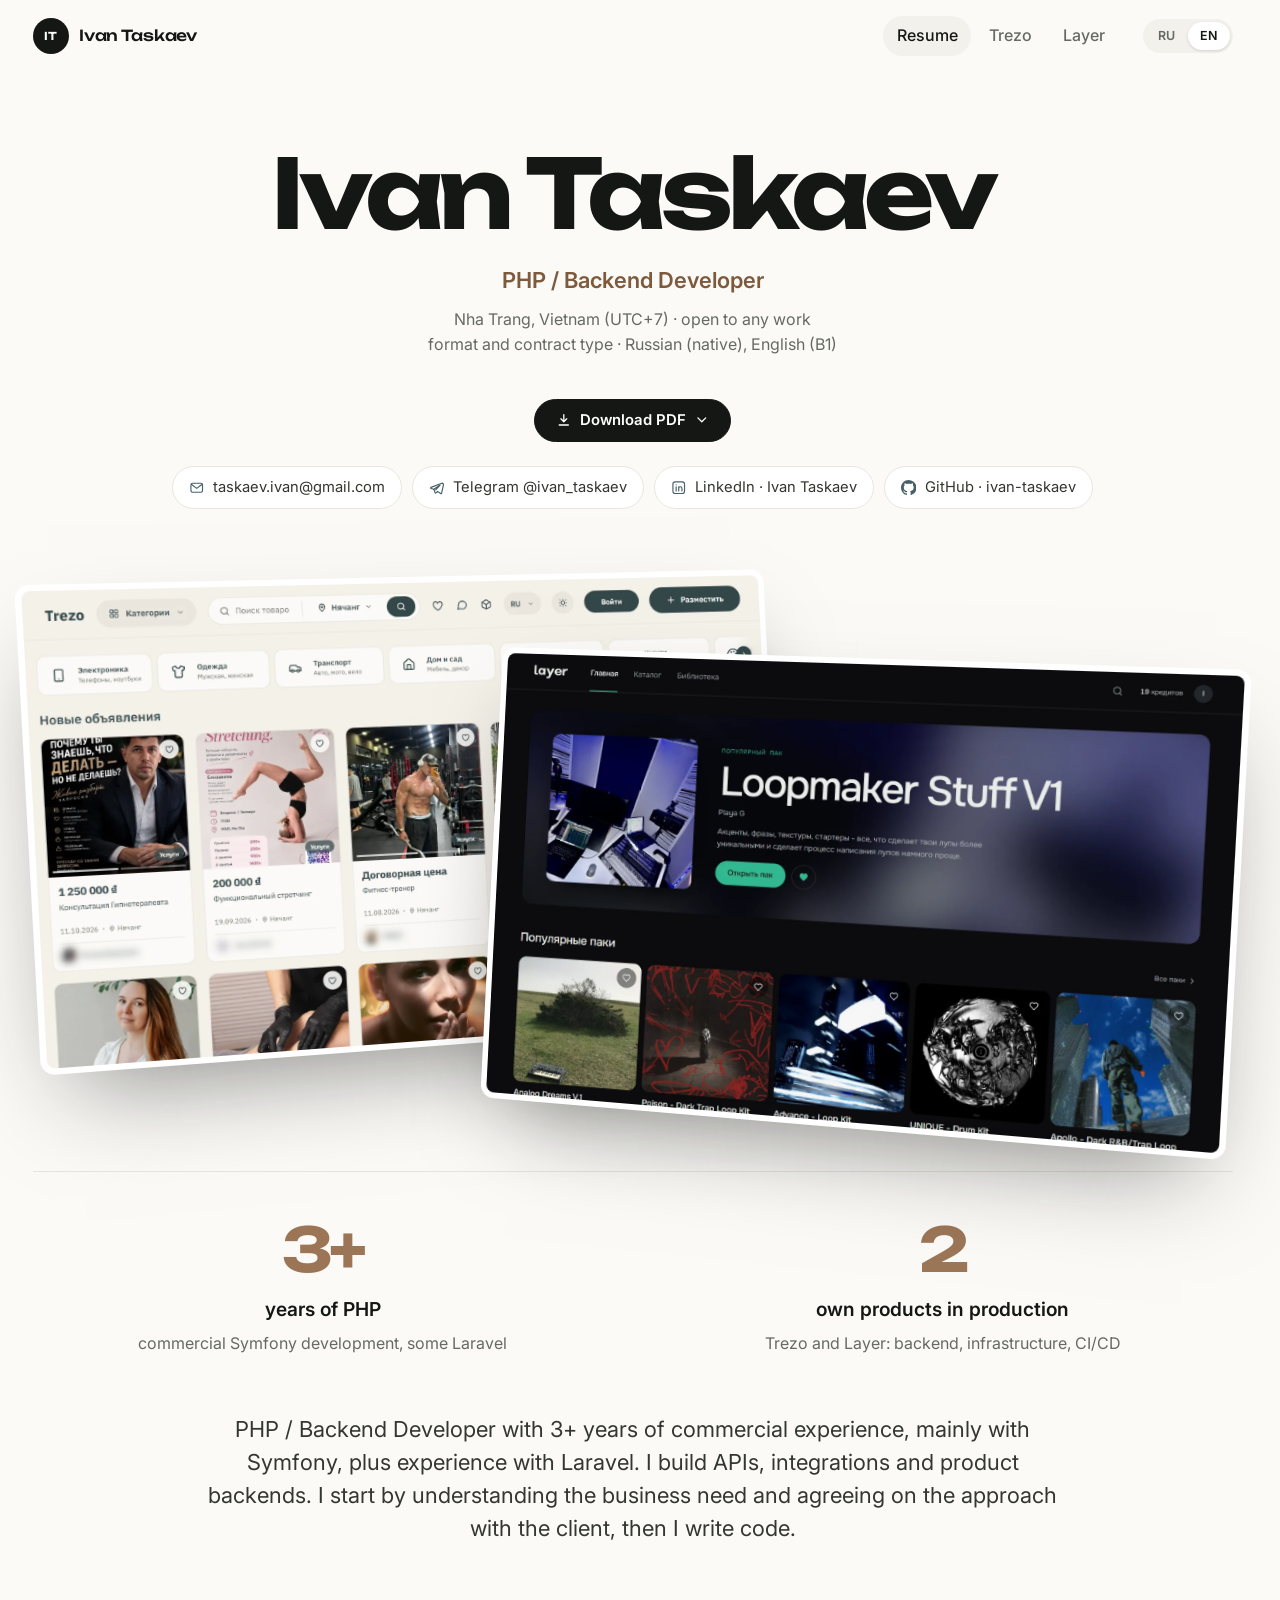
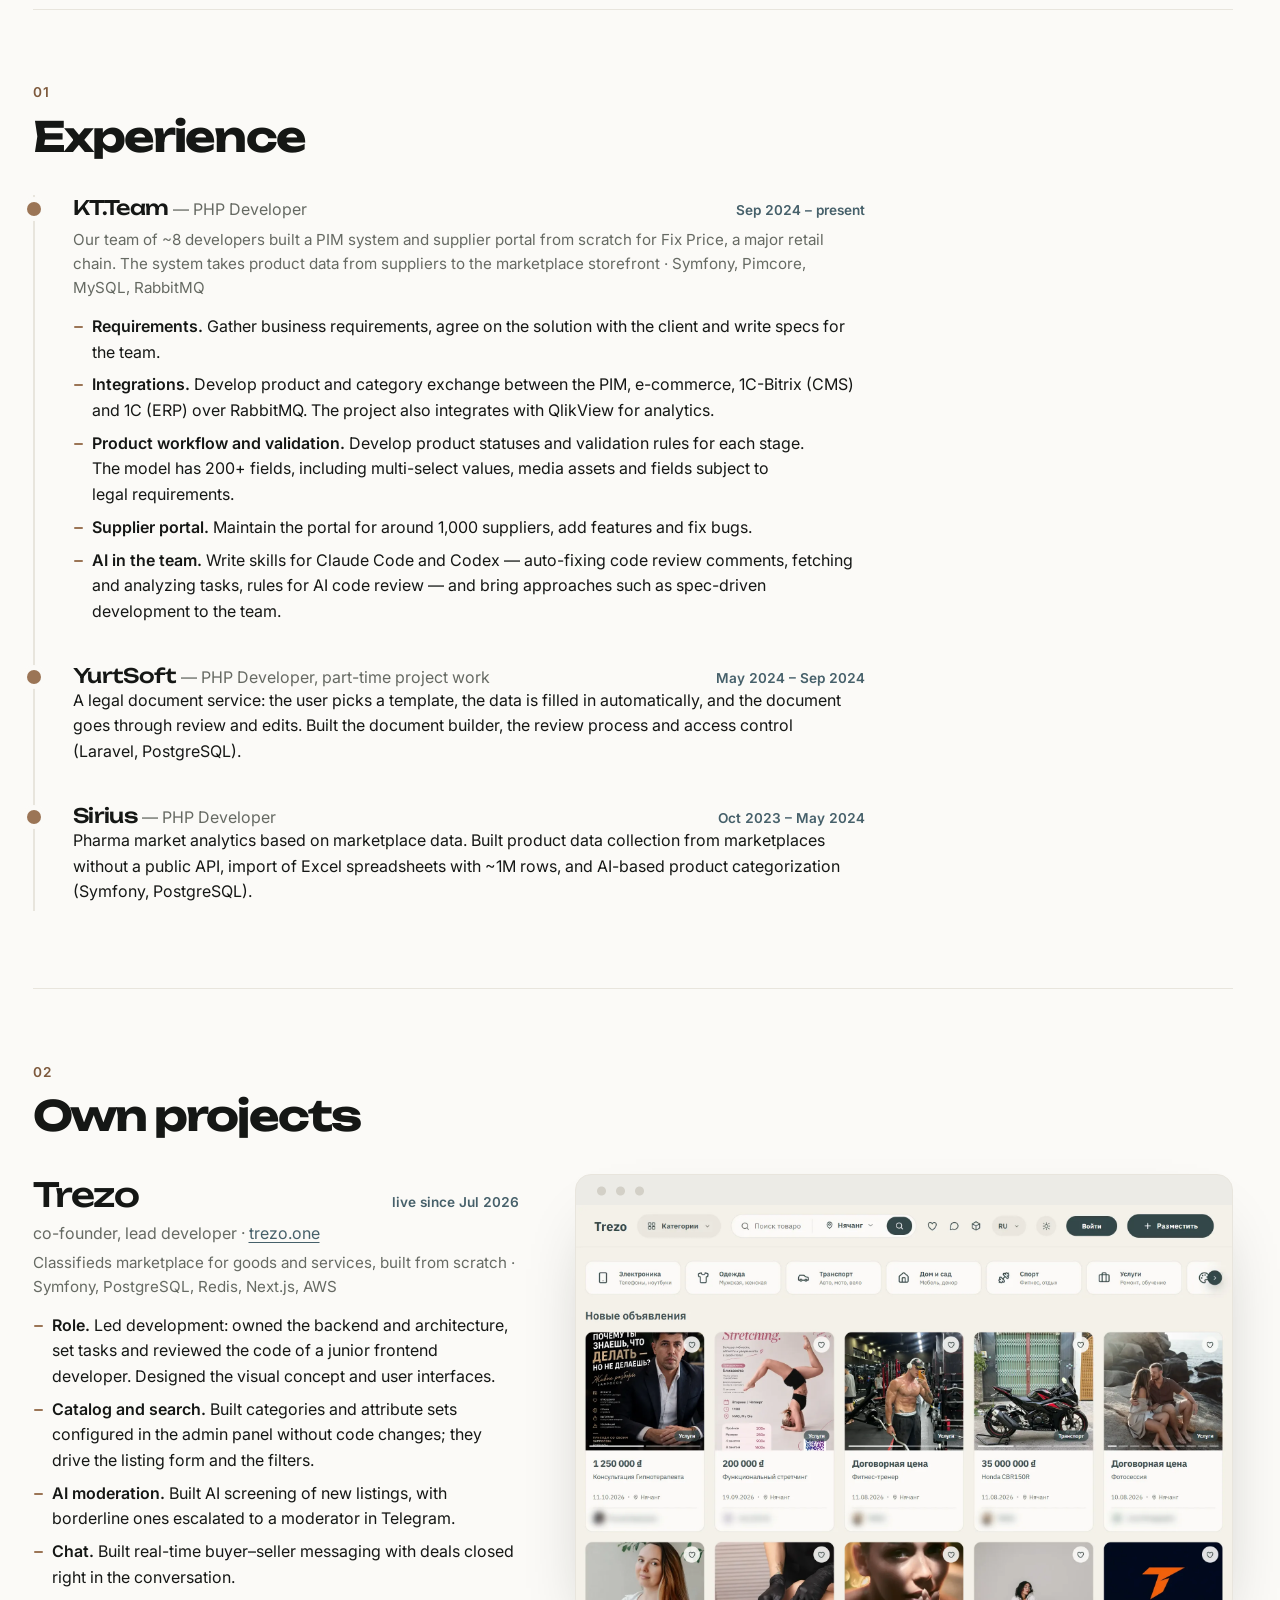
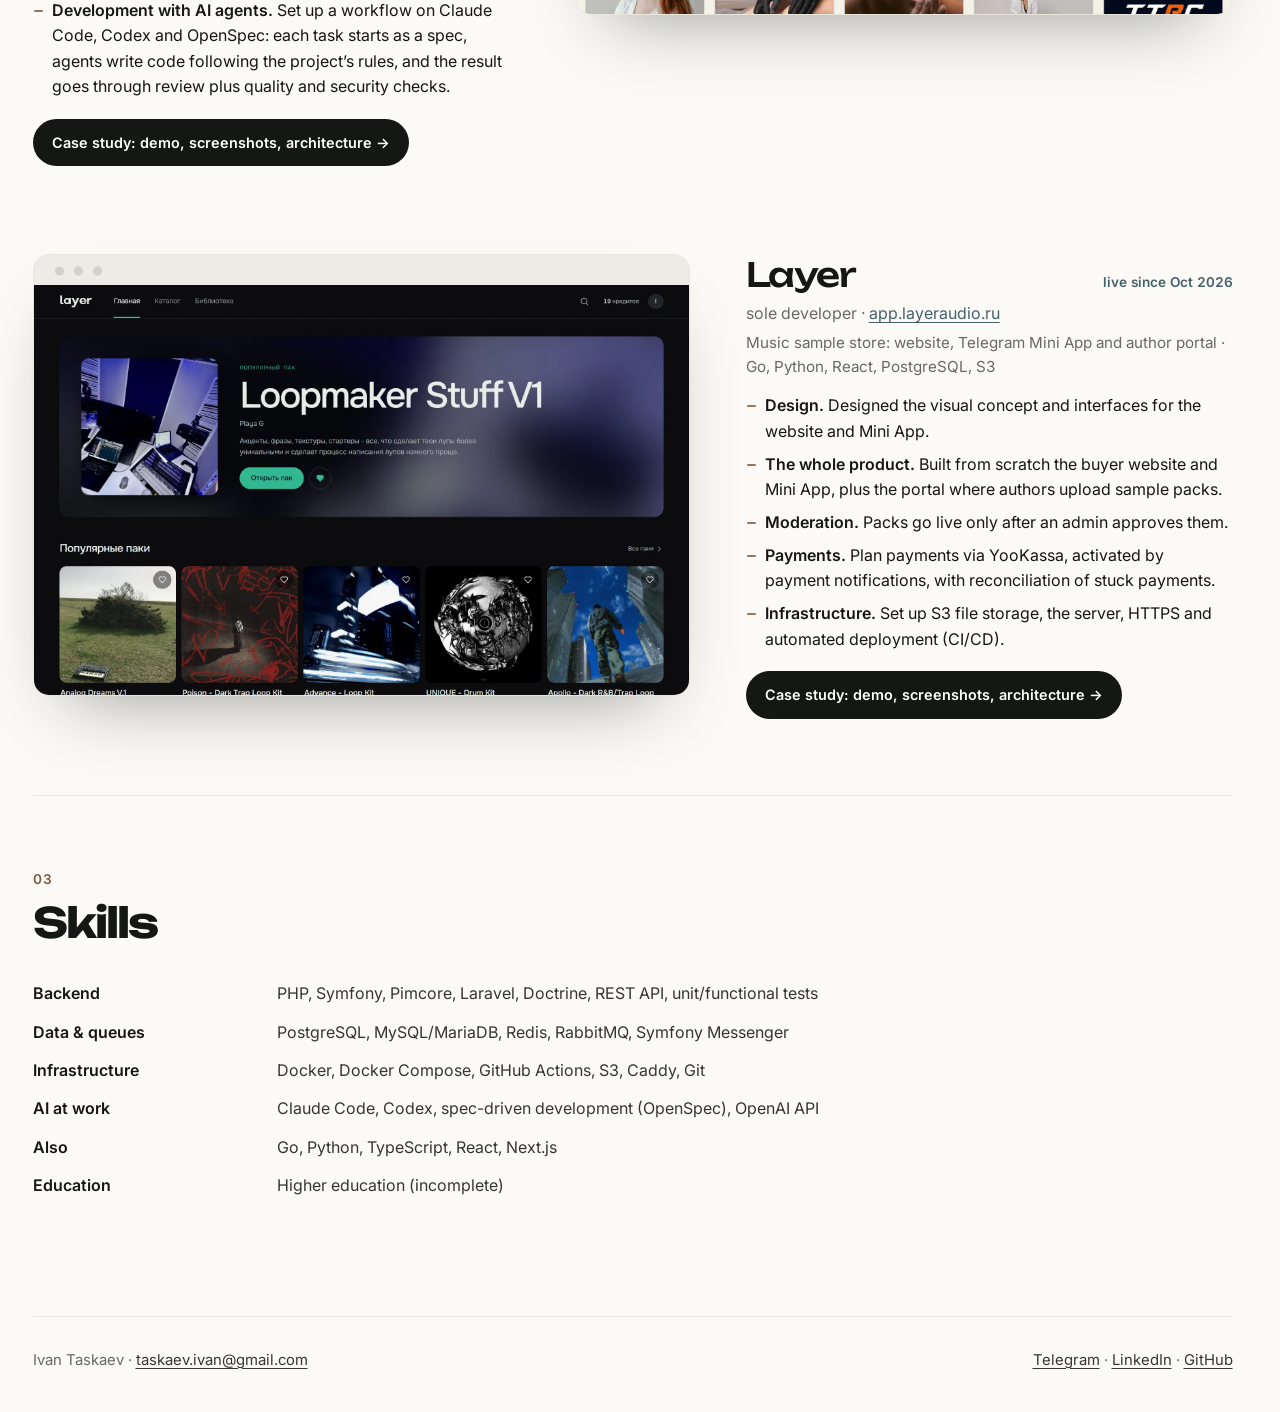
<file: index.html>
<!doctype html>
<html lang="ru" data-lang="ru"
      data-title-ru="Иван Таскаев — PHP / Backend-разработчик"
      data-title-en="Ivan Taskaev — PHP / Backend Developer">
<head>
  <meta charset="utf-8">
  <meta name="viewport" content="width=device-width, initial-scale=1">
  <meta name="color-scheme" content="light dark">
  <meta name="theme-color" content="#fbfaf7" media="(prefers-color-scheme: light)">
  <meta name="theme-color" content="#141513" media="(prefers-color-scheme: dark)">
  <title>Иван Таскаев — PHP / Backend-разработчик</title>
  <meta name="description" content="Иван Таскаев, PHP / Backend-разработчик (Symfony). Резюме и кейсы Trezo и Layer. Ivan Taskaev, PHP / Backend Developer: resume and case studies.">
  <link rel="preconnect" href="https://fonts.googleapis.com">
  <link rel="preconnect" href="https://fonts.gstatic.com" crossorigin>
  <link rel="stylesheet" href="https://fonts.googleapis.com/css2?family=Unbounded:wght@500;600;700&family=Inter:wght@400;500;600;700&display=swap">
  <link rel="stylesheet" href="assets/css/style.css">
  <script src="assets/js/site.js"></script>
  <link rel="canonical" href="https://ivan-taskaev.github.io/">
  <meta property="og:type" content="website">
  <meta property="og:url" content="https://ivan-taskaev.github.io/">
  <meta property="og:title" content="Ivan Taskaev — PHP / Backend Developer">
  <meta property="og:description" content="Resume in English and Russian, PDF downloads and case studies: Trezo and Layer.">
  <meta property="og:image" content="https://ivan-taskaev.github.io/assets/img/resume-social.jpg">
  <meta property="og:image:width" content="1200">
  <meta property="og:image:height" content="630">
  <meta name="twitter:card" content="summary_large_image">
</head>
<body>

<svg width="0" height="0" style="position:absolute" aria-hidden="true">
  <symbol id="i-mail" viewBox="0 0 24 24" fill="none" stroke="currentColor" stroke-width="1.8" stroke-linecap="round" stroke-linejoin="round"><rect x="3" y="5" width="18" height="14" rx="2.5"/><path d="m4 7 8 6 8-6"/></symbol>
  <symbol id="i-telegram" viewBox="0 0 24 24" fill="none" stroke="currentColor" stroke-width="1.8" stroke-linecap="round" stroke-linejoin="round"><path d="M21 4.6 3.1 11.5c-.8.3-.7 1.4.1 1.6l4.4 1.3 1.7 5.3c.2.7 1.1.9 1.6.4l2.5-2.4 4.6 3.4c.6.4 1.4.1 1.6-.6l3-13.6c.2-.9-.7-1.6-1.6-1.3Z"/><path d="m7.6 14.4 9.6-6.5-6.8 7.4"/></symbol>
  <symbol id="i-linkedin" viewBox="0 0 24 24" fill="none" stroke="currentColor" stroke-width="1.8" stroke-linecap="round" stroke-linejoin="round"><rect x="3" y="3" width="18" height="18" rx="3.5"/><path d="M8 10.5V17M8 7.4v.1M12 17v-6.5M12 13.4c0-1.7 1-2.9 2.5-2.9s2.5 1 2.5 2.9V17"/></symbol>
  <symbol id="i-github" viewBox="0 0 16 16" fill="currentColor"><path d="M8 0C3.58 0 0 3.58 0 8c0 3.54 2.29 6.53 5.47 7.59.4.07.55-.17.55-.38 0-.19-.01-.82-.01-1.49-2.01.37-2.53-.49-2.69-.94-.09-.23-.48-.94-.82-1.13-.28-.15-.68-.52-.01-.53.63-.01 1.08.58 1.23.82.72 1.21 1.87.87 2.33.66.07-.52.28-.87.51-1.07-1.78-.2-3.64-.89-3.64-3.95 0-.87.31-1.59.82-2.15-.08-.2-.36-1.02.08-2.12 0 0 .67-.21 2.2.82.64-.18 1.32-.27 2-.27.68 0 1.36.09 2 .27 1.53-1.04 2.2-.82 2.2-.82.44 1.1.16 1.92.08 2.12.51.56.82 1.27.82 2.15 0 3.07-1.87 3.75-3.65 3.95.29.25.54.73.54 1.48 0 1.07-.01 1.93-.01 2.2 0 .21.15.46.55.38A8.01 8.01 0 0 0 16 8c0-4.42-3.58-8-8-8Z"/></symbol>
  <symbol id="i-globe" viewBox="0 0 24 24" fill="none" stroke="currentColor" stroke-width="1.8" stroke-linecap="round" stroke-linejoin="round"><circle cx="12" cy="12" r="9"/><path d="M3 12h18M12 3c2.4 2.6 3.5 5.6 3.5 9s-1.1 6.4-3.5 9c-2.4-2.6-3.5-5.6-3.5-9S9.6 5.6 12 3Z"/></symbol>
  <symbol id="i-download" viewBox="0 0 24 24" fill="none" stroke="currentColor" stroke-width="2" stroke-linecap="round" stroke-linejoin="round"><path d="M12 4v11m0 0 4.5-4.5M12 15l-4.5-4.5M5 20h14"/></symbol>
  <symbol id="i-chevron" viewBox="0 0 24 24" fill="none" stroke="currentColor" stroke-width="2" stroke-linecap="round" stroke-linejoin="round"><path d="m6 9 6 6 6-6"/></symbol>
</svg>

<header class="topbar">
  <div class="wrap wrap--wide topbar__inner">
    <a class="brand" href="./">
      <span class="brand__mark" aria-hidden="true"><span lang="ru">ИТ</span><span lang="en">IT</span></span>
      <span class="brand__name"><span lang="ru">Иван Таскаев</span><span lang="en">Ivan Taskaev</span></span>
    </a>
    <nav class="topnav">
      <a href="./" aria-current="page"><span lang="ru">Резюме</span><span lang="en">Resume</span></a>
      <a href="trezo/">Trezo</a>
      <a href="layer/">Layer</a>
    </nav>
    <div class="topbar__actions">
      <div class="lang-switch" role="group" aria-label="Язык / Language">
        <button type="button" data-set-lang="ru" aria-pressed="true">RU</button>
        <button type="button" data-set-lang="en" aria-pressed="false">EN</button>
      </div>

    </div>
  </div>
</header>

<main class="wrap wrap--wide home">
  <section class="hero">
    <div class="intro">
      <h1><span lang="ru">Иван Таскаев</span><span lang="en">Ivan Taskaev</span></h1>
      <p class="hero__role">
        <span lang="ru">PHP / Backend-разработчик</span>
        <span lang="en">PHP / Backend Developer</span>
      </p>
      <p class="hero__meta">
        <span lang="ru">Нячанг, Вьетнам (UTC+7)&nbsp;· любой формат работы и оформления&nbsp;· русский — родной, английский — B1</span>
        <span lang="en">Nha Trang, Vietnam (UTC+7)&nbsp;· open to any work format and contract type&nbsp;· Russian (native), English (B1)</span>
      </p>
      <div class="hero__actions">
        <details class="pdf-menu">
          <summary class="btn btn--primary"><svg class="icon"><use href="#i-download"/></svg><span lang="ru">Скачать PDF</span><span lang="en">Download PDF</span><svg class="icon pdf-menu__chevron"><use href="#i-chevron"/></svg></summary>
          <div class="pdf-menu__list">
            <div class="pdf-menu__label"><span lang="ru">Язык резюме</span><span lang="en">Resume language</span></div>
            <a href="assets/cv/ivan-taskaev-cv-ru.pdf" download>Русский<span>RU</span></a>
            <a href="assets/cv/ivan-taskaev-cv-en.pdf" download>English<span>EN</span></a>
          </div>
        </details>
      </div>
    </div>
    <ul class="contacts">
      <li><a href="mailto:taskaev.ivan@gmail.com"><svg class="icon"><use href="#i-mail"/></svg>taskaev.ivan@gmail.com</a></li>
      <li><a href="https://t.me/ivan_taskaev" target="_blank" rel="noopener"><svg class="icon"><use href="#i-telegram"/></svg>Telegram @ivan_taskaev</a></li>
      <li><a href="https://www.linkedin.com/in/ivan-taskaev" target="_blank" rel="noopener"><svg class="icon"><use href="#i-linkedin"/></svg>LinkedIn · Ivan Taskaev</a></li>
      <li><a href="https://github.com/ivan-taskaev" target="_blank" rel="noopener"><svg class="icon"><use href="#i-github"/></svg>GitHub · ivan-taskaev</a></li>
      <li class="print-only"><a href="https://ivan-taskaev.github.io/"><svg class="icon"><use href="#i-globe"/></svg>ivan-taskaev.github.io</a></li>
    </ul>
  </section>

  <figure class="hero-art" aria-hidden="true">
    <img class="hero-art__a" src="assets/img/trezo/home.webp" alt="" width="1920" height="1200">
    <img class="hero-art__b" src="assets/img/layer/home.webp" alt="" width="1920" height="1200">
  </figure>

  <div class="tiles">
    <div class="tile">
      <b><span class="tile__num">3+</span> <span lang="ru">года в PHP</span><span lang="en">years of PHP</span></b>
      <span class="tile__d" lang="ru">коммерческая разработка на Symfony, есть опыт с Laravel</span>
      <span class="tile__d" lang="en">commercial Symfony development, some Laravel</span>
    </div>
    <div class="tile">
      <b><span class="tile__num">2</span> <span lang="ru">собственных продукта в продакшене</span><span lang="en">own products in production</span></b>
      <span class="tile__d" lang="ru">Trezo и Layer: backend, инфраструктура, CI/CD</span>
      <span class="tile__d" lang="en">Trezo and Layer: backend, infrastructure, CI/CD</span>
    </div>
  </div>
  <p class="summary" lang="ru">
    PHP / Backend-разработчик с 3+ годами коммерческого опыта, в основном на Symfony; есть опыт с Laravel. Разрабатываю API, интеграции и продуктовый backend. Сначала разбираюсь, что нужно бизнесу, и согласовываю подход с заказчиком, потом пишу код.
  </p>
  <p class="summary" lang="en">
    PHP / Backend Developer with 3+ years of commercial experience, mainly with Symfony, plus experience with Laravel. I build APIs, integrations and product backends. I start by understanding the business need and agreeing on the approach with the client, then I write code.
  </p>

  <section class="section" aria-labelledby="experience">
    <h2 class="section__title" id="experience"><span lang="ru">Опыт работы</span><span lang="en">Experience</span></h2>
    <article class="job">
      <div class="job__head">
        <h3>KT.Team <span class="job__role">— PHP Developer</span></h3>
        <span class="job__period"><span lang="ru">09.2024 — н. в.</span><span lang="en">Sep 2024 – present</span></span>
      </div>
      <p class="job__sub">
        <span lang="ru">Команда из ~8 разработчиков с нуля создала PIM и кабинет поставщиков для крупной розничной сети Fix Price. Система проводит товарные данные от поставщика до витрины маркетплейса</span>
        <span lang="en">Our team of ~8 developers built a PIM system and supplier portal from scratch for Fix Price, a major retail chain. The system takes product data from suppliers to the marketplace storefront</span>
        · Symfony, Pimcore, MySQL, RabbitMQ
      </p>
      <ul class="list" lang="ru">
        <li><b>Требования.</b> Собираю требования бизнеса, согласовываю решение с заказчиком и пишу спецификации для команды.</li>
        <li><b>Интеграции.</b> Развиваю обмен товарами и категориями между PIM, e-commerce, 1С-Битрикс и 1С через RabbitMQ. В проекте также есть интеграция с QlikView для аналитики.</li>
        <li><b>Статусы и валидация.</b> Развиваю статусную модель товаров и правила проверки для каждого этапа. В модели 200+ полей, включая множественный выбор, медиафайлы и поля с юридическими требованиями.</li>
        <li><b>Кабинет поставщиков.</b> Поддерживаю кабинет примерно для 1 000 поставщиков, добавляю функции и исправляю ошибки.</li>
        <li><b>AI в команде.</b> Пишу skills для Claude Code и Codex — автоисправление замечаний с код-ревью, получение и анализ задач, правила AI-ревью кода — и предлагаю команде подходы вроде spec-driven development.</li>
      </ul>
      <ul class="list" lang="en">
        <li><b>Requirements.</b> Gather business requirements, agree on the solution with the client and write specs for the team.</li>
        <li><b>Integrations.</b> Develop product and category exchange between the PIM, e-commerce, 1C-Bitrix (CMS) and 1C (ERP) over RabbitMQ. The project also integrates with QlikView for analytics.</li>
        <li><b>Product workflow and validation.</b> Develop product statuses and validation rules for each stage. The model has 200+ fields, including multi-select values, media assets and fields subject to legal requirements.</li>
        <li><b>Supplier portal.</b> Maintain the portal for around 1,000 suppliers, add features and fix bugs.</li>
        <li><b>AI in the team.</b> Write skills for Claude Code and Codex — auto-fixing code review comments, fetching and analyzing tasks, rules for AI code review — and bring approaches such as spec-driven development to the team.</li>
      </ul>
    </article>
    <article class="job">
      <div class="job__head">
        <h3>YurtSoft <span class="job__role">— PHP Developer, <span lang="ru">проектная работа, частичная занятость</span><span lang="en">part-time project work</span></span></h3>
        <span class="job__period"><span lang="ru">05.2024 — 09.2024</span><span lang="en">May 2024 – Sep 2024</span></span>
      </div>
      <p lang="ru">Сервис юридических документов: пользователь выбирает шаблон, данные подставляются автоматически, документ проходит проверку и правки. Разработал конструктор, процесс проверки и права доступа (Laravel, PostgreSQL).</p>
      <p lang="en">A legal document service: the user picks a template, the data is filled in automatically, and the document goes through review and edits. Built the document builder, the review process and access control (Laravel, PostgreSQL).</p>
    </article>
    <article class="job">
      <div class="job__head">
        <h3><span lang="ru">Сириус</span><span lang="en">Sirius</span> <span class="job__role">— PHP Developer</span></h3>
        <span class="job__period"><span lang="ru">10.2023 — 05.2024</span><span lang="en">Oct 2023 – May 2024</span></span>
      </div>
      <p lang="ru">Аналитика фармрынка по данным маркетплейсов. Разработал сбор данных о товарах с площадок без открытого API, загрузку Excel-таблиц на ~1 млн строк и распределение товаров по категориям с помощью AI (Symfony, PostgreSQL).</p>
      <p lang="en">Pharma market analytics based on marketplace data. Built product data collection from marketplaces without a public API, import of Excel spreadsheets with ~1M rows, and AI-based product categorization (Symfony, PostgreSQL).</p>
    </article>
  </section>

  <section class="section" aria-labelledby="projects">
    <h2 class="section__title" id="projects"><span lang="ru">Собственные проекты</span><span lang="en">Own projects</span></h2>

    <article class="project">
      <div class="job">
        <div class="job__head">
          <h3>Trezo <span class="job__role"><span lang="ru">сооснователь, ведущий разработчик</span><span lang="en">co-founder, lead developer</span> · <a href="https://trezo.one" target="_blank" rel="noopener">trezo.one</a></span></h3>
          <span class="job__period"><span lang="ru">запущен 07.2026</span><span lang="en">live since Jul 2026</span></span>
        </div>
        <p class="job__sub">
          <span lang="ru">Маркетплейс объявлений о товарах и услугах, сделанный с нуля</span>
          <span lang="en">Classifieds marketplace for goods and services, built from scratch</span>
          · Symfony, PostgreSQL, Redis, Next.js, AWS
        </p>
        <ul class="list" lang="ru">
          <li><b>Роль.</b> Вёл разработку: отвечал за backend и архитектуру, ставил задачи и ревьюил код начинающего frontend-разработчика. Разработал визуальную концепцию и интерфейсы.</li>
          <li><b>Каталог и поиск.</b> Сделал категории и наборы характеристик, которые настраиваются в админке без правок кода; по ним строятся форма объявления и фильтры.</li>
          <li><b>AI-модерация.</b> Сделал AI-проверку новых объявлений, спорные уходят модератору в Telegram.</li>
          <li><b>Чат.</b> Сделал переписку покупателя и продавца в реальном времени с фиксацией сделки прямо в диалоге.</li>
          <li><b>Разработка с AI-агентами.</b> Выстроил процесс на Claude Code, Codex и OpenSpec: задача сначала описывается спецификацией, агенты пишут код по правилам проекта, результат проходит ревью и проверки качества и безопасности.</li>
        </ul>
        <ul class="list" lang="en">
          <li><b>Role.</b> Led development: owned the backend and architecture, set tasks and reviewed the code of a junior frontend developer. Designed the visual concept and user interfaces.</li>
          <li><b>Catalog and search.</b> Built categories and attribute sets configured in the admin panel without code changes; they drive the listing form and the filters.</li>
          <li><b>AI moderation.</b> Built AI screening of new listings, with borderline ones escalated to a moderator in Telegram.</li>
          <li><b>Chat.</b> Built real-time buyer–seller messaging with deals closed right in the conversation.</li>
          <li><b>Development with AI agents.</b> Set up a workflow on Claude Code, Codex and OpenSpec: each task starts as a spec, agents write code following the project’s rules, and the result goes through review plus quality and security checks.</li>
        </ul>
        <a class="project__more" href="trezo/"><span lang="ru">Подробнее: демо, скриншоты, архитектура →</span><span lang="en">Case study: demo, screenshots, architecture →</span></a>
      </div>
      <a class="project__thumb" href="trezo/" aria-hidden="true" tabindex="-1" style="view-transition-name: trezo-cover">
        <img src="assets/img/trezo/home.webp" alt="" width="1920" height="1200" onerror="this.remove()">
        <span lang="ru">Смотреть кейс</span><span lang="en">View case study</span>
      </a>
    </article>

    <article class="project">
      <div class="job">
        <div class="job__head">
          <h3>Layer <span class="job__role"><span lang="ru">единственный разработчик</span><span lang="en">sole developer</span> · <a href="https://app.layeraudio.ru" target="_blank" rel="noopener">app.layeraudio.ru</a></span></h3>
          <span class="job__period"><span lang="ru">запущен 10.2026</span><span lang="en">live since Oct 2026</span></span>
        </div>
        <p class="job__sub">
          <span lang="ru">Магазин музыкальных сэмплов: сайт, Telegram Mini App и кабинет авторов</span>
          <span lang="en">Music sample store: website, Telegram Mini App and author portal</span>
          · Go, Python, React, PostgreSQL, S3
        </p>
        <ul class="list" lang="ru">
          <li><b>Дизайн.</b> Разработал визуальную концепцию и интерфейсы сайта и Mini App.</li>
          <li><b>Продукт целиком.</b> С нуля разработал сайт и Mini App для покупателей и кабинет, где авторы загружают паки сэмплов.</li>
          <li><b>Модерация.</b> Паки публикуются только после проверки администратором.</li>
          <li><b>Платежи.</b> Оплата тарифов через YooKassa с активацией по уведомлению и сверкой зависших платежей.</li>
          <li><b>Инфраструктура.</b> Настроил хранение файлов в S3, сервер, HTTPS и автоматический деплой (CI/CD).</li>
        </ul>
        <ul class="list" lang="en">
          <li><b>Design.</b> Designed the visual concept and interfaces for the website and Mini App.</li>
          <li><b>The whole product.</b> Built from scratch the buyer website and Mini App, plus the portal where authors upload sample packs.</li>
          <li><b>Moderation.</b> Packs go live only after an admin approves them.</li>
          <li><b>Payments.</b> Plan payments via YooKassa, activated by payment notifications, with reconciliation of stuck payments.</li>
          <li><b>Infrastructure.</b> Set up S3 file storage, the server, HTTPS and automated deployment (CI/CD).</li>
        </ul>
        <a class="project__more" href="layer/"><span lang="ru">Подробнее: демо, скриншоты, архитектура →</span><span lang="en">Case study: demo, screenshots, architecture →</span></a>
      </div>
      <a class="project__thumb" href="layer/" aria-hidden="true" tabindex="-1" style="view-transition-name: layer-cover">
        <img src="assets/img/layer/home.webp" alt="" width="1920" height="1200" onerror="this.remove()">
        <span lang="ru">Смотреть кейс</span><span lang="en">View case study</span>
      </a>
    </article>
  </section>

  <section class="section" aria-labelledby="skills">
    <h2 class="section__title" id="skills"><span lang="ru">Навыки</span><span lang="en">Skills</span></h2>
    <dl class="skills">
      <dt>Backend</dt>
      <dd>PHP, Symfony, Pimcore, Laravel, Doctrine, REST API, <span lang="ru">unit/functional-тесты</span><span lang="en">unit/functional tests</span></dd>
      <dt><span lang="ru">Данные и очереди</span><span lang="en">Data &amp; queues</span></dt>
      <dd>PostgreSQL, MySQL/MariaDB, Redis, RabbitMQ, Symfony Messenger</dd>
      <dt><span lang="ru">Инфраструктура</span><span lang="en">Infrastructure</span></dt>
      <dd>Docker, Docker Compose, GitHub Actions, S3, Caddy, Git</dd>
      <dt><span lang="ru">AI в работе</span><span lang="en">AI at work</span></dt>
      <dd>Claude Code, Codex, spec-driven development (OpenSpec), OpenAI API</dd>
      <dt><span lang="ru">Также</span><span lang="en">Also</span></dt>
      <dd>Go, Python, TypeScript, React, Next.js</dd>
      <dt><span lang="ru">Образование</span><span lang="en">Education</span></dt>
      <dd><span lang="ru">Неоконченное высшее</span><span lang="en">Higher education (incomplete)</span></dd>
    </dl>
  </section>
</main>

<footer class="footer">
  <div class="wrap wrap--wide footer__inner">
    <span><span lang="ru">Иван Таскаев</span><span lang="en">Ivan Taskaev</span> · <a href="mailto:taskaev.ivan@gmail.com">taskaev.ivan@gmail.com</a></span>
    <span><a href="https://t.me/ivan_taskaev" target="_blank" rel="noopener">Telegram</a> · <a href="https://www.linkedin.com/in/ivan-taskaev" target="_blank" rel="noopener">LinkedIn</a> · <a href="https://github.com/ivan-taskaev" target="_blank" rel="noopener">GitHub</a></span>
  </div>
</footer>

</body>
</html>
</file>
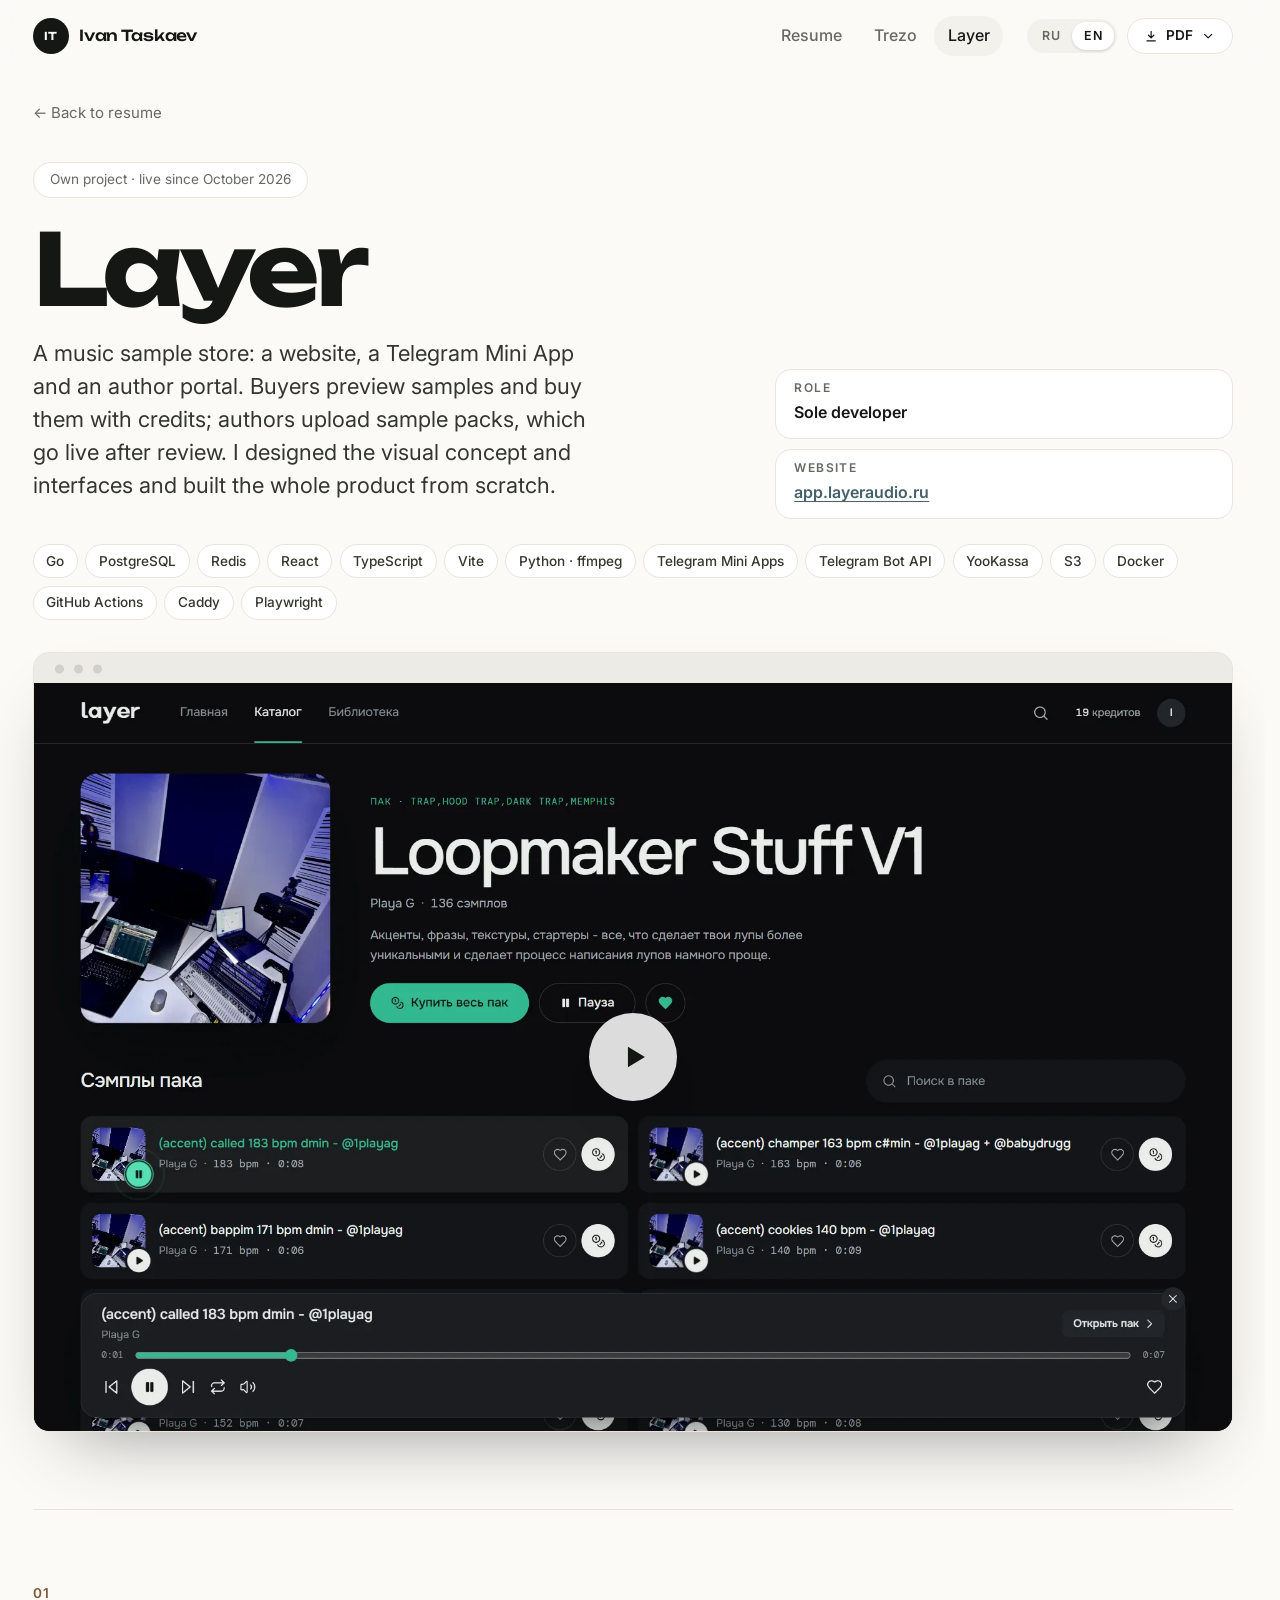
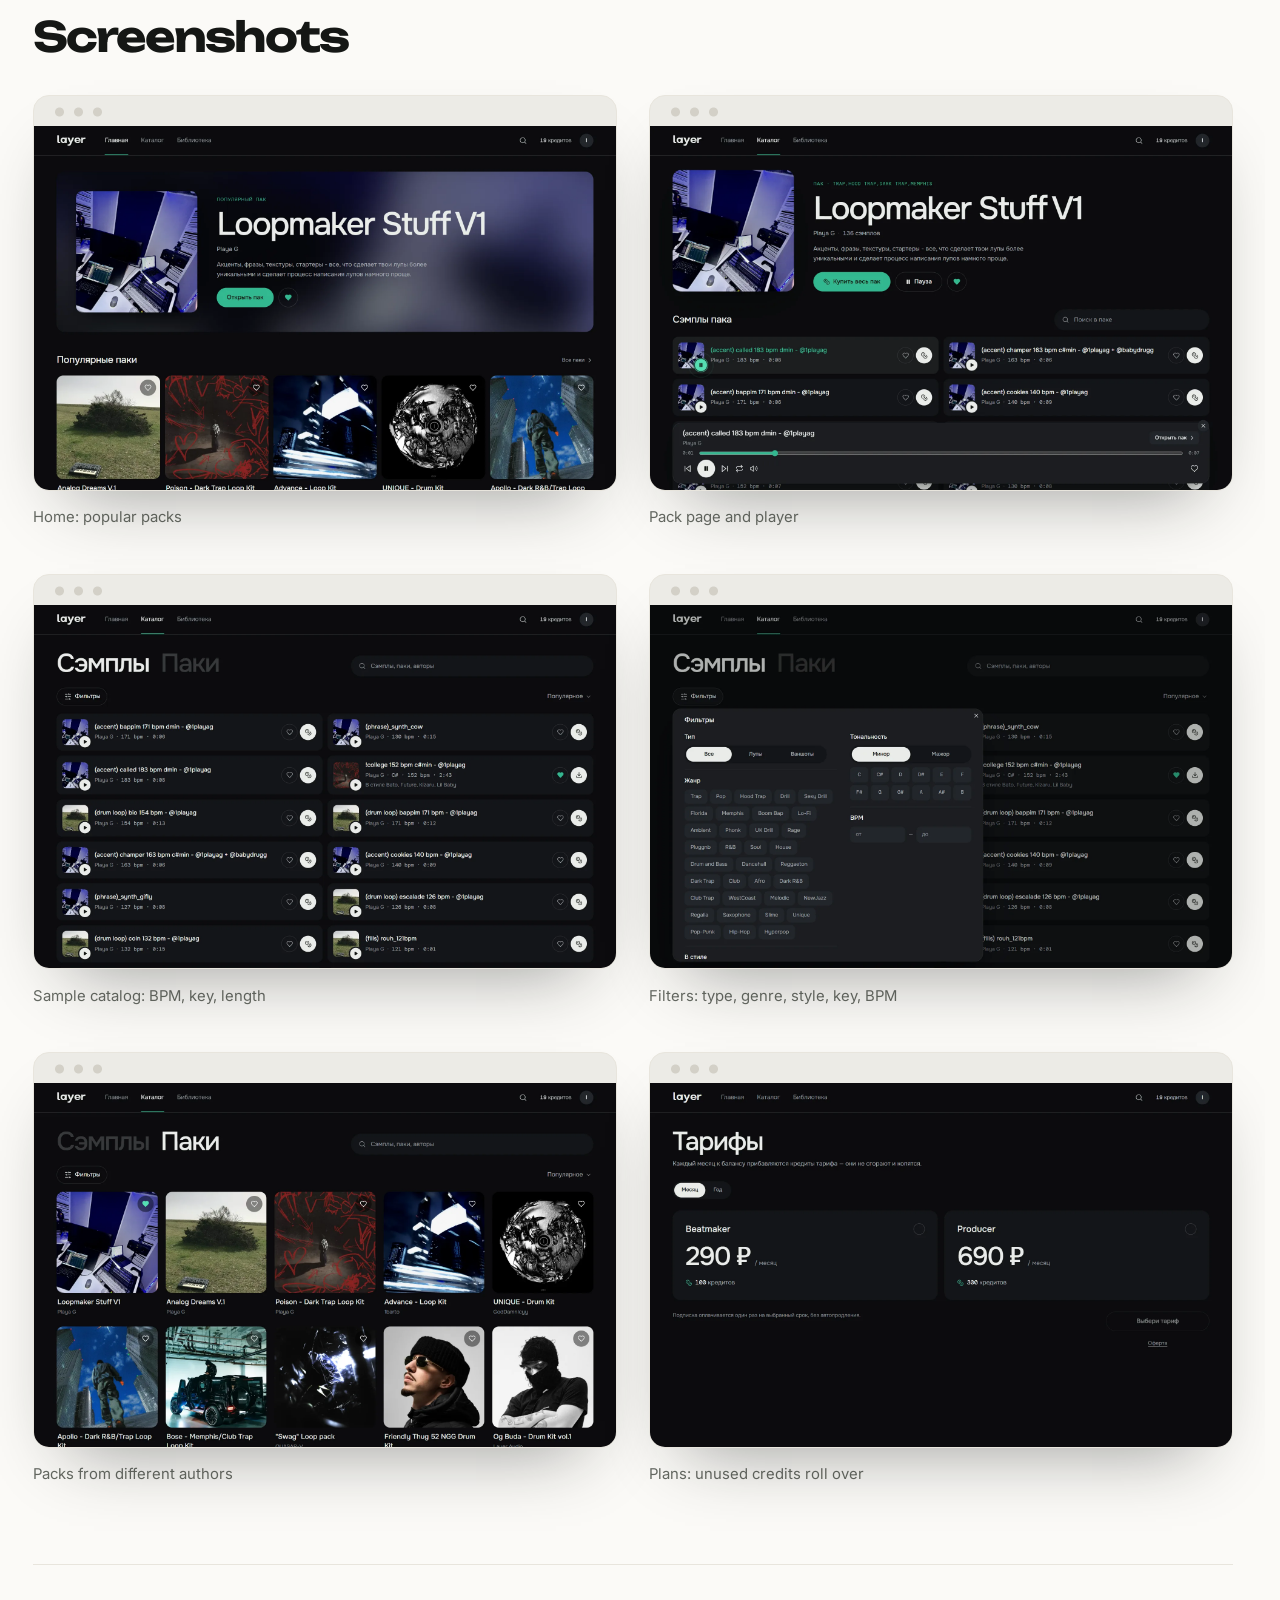
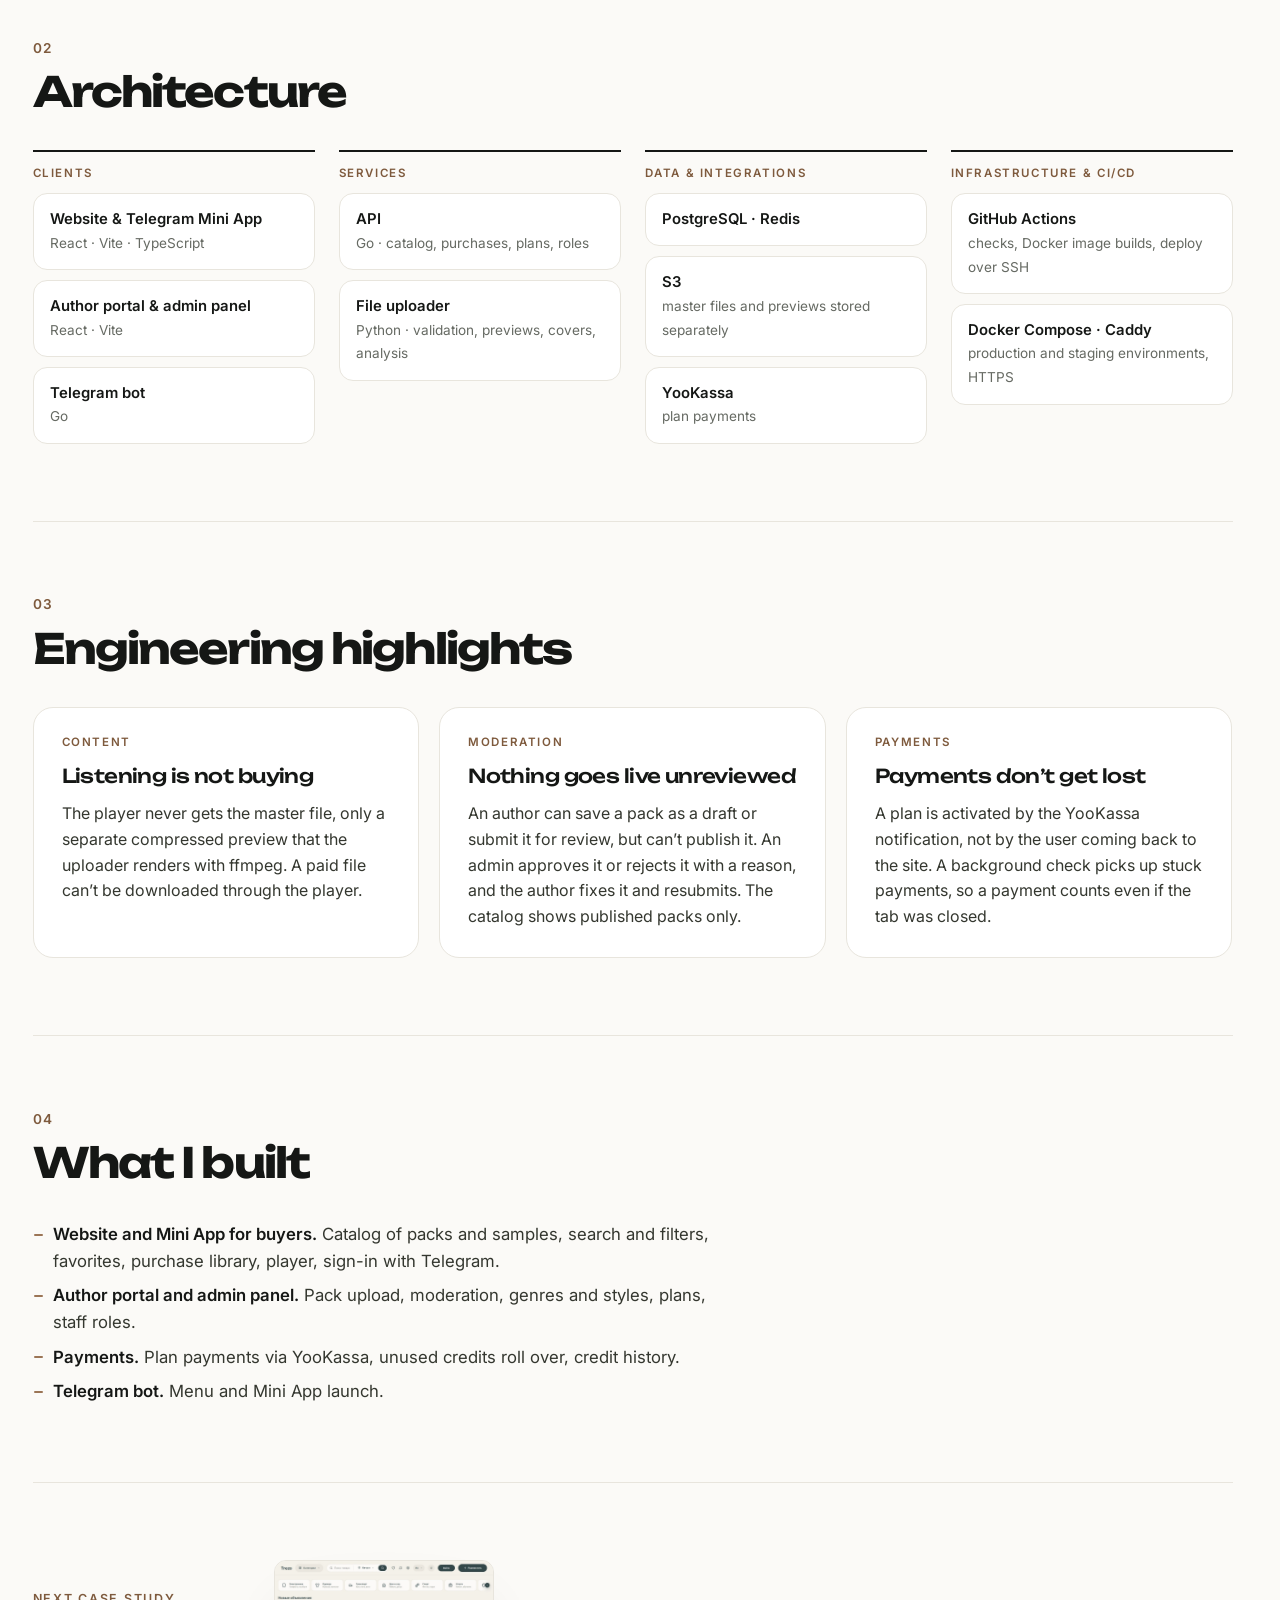
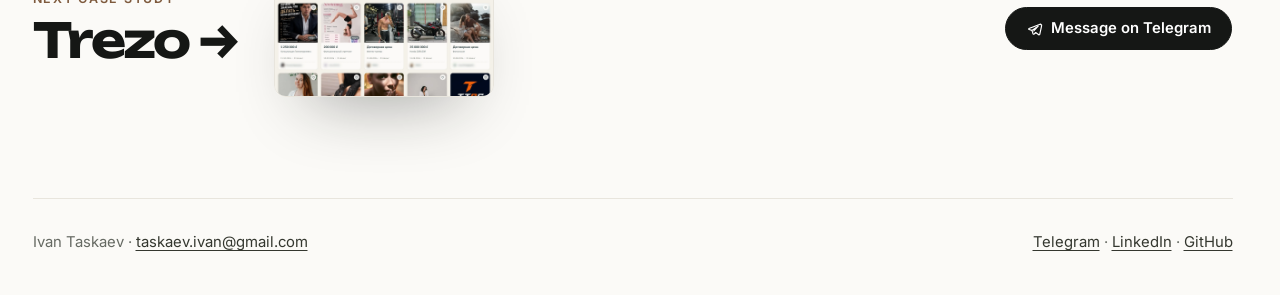
<file: layer/index.html>
<!doctype html>
<html lang="ru" data-lang="ru"
      data-title-ru="Layer — кейс · Иван Таскаев"
      data-title-en="Layer — case study · Ivan Taskaev">
<head>
  <meta charset="utf-8">
  <meta name="viewport" content="width=device-width, initial-scale=1">
  <meta name="color-scheme" content="light dark">
  <meta name="theme-color" content="#fbfaf7" media="(prefers-color-scheme: light)">
  <meta name="theme-color" content="#141513" media="(prefers-color-scheme: dark)">
  <title>Layer — кейс · Иван Таскаев</title>
  <meta name="description" content="Layer: магазин музыкальных сэмплов — сайт, Telegram Mini App и кабинет авторов. Go, Python, React, PostgreSQL, S3. Кейс Ивана Таскаева.">
  <link rel="preconnect" href="https://fonts.googleapis.com">
  <link rel="preconnect" href="https://fonts.gstatic.com" crossorigin>
  <link rel="stylesheet" href="https://fonts.googleapis.com/css2?family=Unbounded:wght@500;600;700&family=Inter:wght@400;500;600;700&display=swap">
  <link rel="stylesheet" href="../assets/css/style.css">
  <script src="../assets/js/site.js"></script>
  <link rel="canonical" href="https://ivan-taskaev.github.io/layer/">
  <meta property="og:type" content="website">
  <meta property="og:url" content="https://ivan-taskaev.github.io/layer/">
  <meta property="og:title" content="Layer — Ivan Taskaev | Case Study">
  <meta property="og:description" content="Music sample store: website, Telegram Mini App, author portal and payments.">
  <meta property="og:image" content="https://ivan-taskaev.github.io/assets/img/layer/social.jpg">
  <meta property="og:image:width" content="1200">
  <meta property="og:image:height" content="750">
  <meta name="twitter:card" content="summary_large_image">
</head>
<body>

<svg width="0" height="0" style="position:absolute" aria-hidden="true">
  <symbol id="i-download" viewBox="0 0 24 24" fill="none" stroke="currentColor" stroke-width="2" stroke-linecap="round" stroke-linejoin="round"><path d="M12 4v11m0 0 4.5-4.5M12 15l-4.5-4.5M5 20h14"/></symbol>
  <symbol id="i-chevron" viewBox="0 0 24 24" fill="none" stroke="currentColor" stroke-width="2" stroke-linecap="round" stroke-linejoin="round"><path d="m6 9 6 6 6-6"/></symbol>
  <symbol id="i-telegram" viewBox="0 0 24 24" fill="none" stroke="currentColor" stroke-width="1.8" stroke-linecap="round" stroke-linejoin="round"><path d="M21 4.6 3.1 11.5c-.8.3-.7 1.4.1 1.6l4.4 1.3 1.7 5.3c.2.7 1.1.9 1.6.4l2.5-2.4 4.6 3.4c.6.4 1.4.1 1.6-.6l3-13.6c.2-.9-.7-1.6-1.6-1.3Z"/><path d="m7.6 14.4 9.6-6.5-6.8 7.4"/></symbol>
</svg>

<header class="topbar">
  <div class="wrap wrap--wide topbar__inner">
    <a class="brand" href="../">
      <span class="brand__mark" aria-hidden="true"><span lang="ru">ИТ</span><span lang="en">IT</span></span>
      <span class="brand__name"><span lang="ru">Иван Таскаев</span><span lang="en">Ivan Taskaev</span></span>
    </a>
    <nav class="topnav">
      <a href="../"><span lang="ru">Резюме</span><span lang="en">Resume</span></a>
      <a href="../trezo/">Trezo</a>
      <a href="../layer/" aria-current="page">Layer</a>
    </nav>
    <div class="topbar__actions">
      <div class="lang-switch" role="group" aria-label="Язык / Language">
        <button type="button" data-set-lang="ru" aria-pressed="true">RU</button>
        <button type="button" data-set-lang="en" aria-pressed="false">EN</button>
      </div>
      <details class="pdf-menu pdf-menu--right">
        <summary class="btn btn--small"><svg class="icon"><use href="#i-download"/></svg>PDF<svg class="icon pdf-menu__chevron"><use href="#i-chevron"/></svg></summary>
        <div class="pdf-menu__list">
          <div class="pdf-menu__label"><span lang="ru">Язык резюме</span><span lang="en">Resume language</span></div>
          <a href="../assets/cv/ivan-taskaev-cv-ru.pdf" download>Русский<span>RU</span></a>
          <a href="../assets/cv/ivan-taskaev-cv-en.pdf" download>English<span>EN</span></a>
        </div>
      </details>
    </div>
  </div>
</header>

<main class="wrap wrap--wide">
  <a class="back" href="../"><span lang="ru">← К резюме</span><span lang="en">← Back to resume</span></a>

  <section class="case-hero">
    <div class="eyebrow"><span lang="ru">Собственный проект · запущен в октябре 2026</span><span lang="en">Own project · live since October 2026</span></div>
    <h1>Layer</h1>
    <p class="case-hero__lead" lang="ru">
      Магазин музыкальных сэмплов: сайт, Telegram Mini App и кабинет авторов. Покупатели слушают превью
      и покупают сэмплы за кредиты, авторы загружают паки — наборы сэмплов, — которые публикуются после проверки.
      Я разработал визуальную концепцию, интерфейсы и весь продукт с нуля.
    </p>
    <p class="case-hero__lead" lang="en">
      A music sample store: a website, a Telegram Mini App and an author portal. Buyers preview samples
      and buy them with credits; authors upload sample packs, which go live after review.
      I designed the visual concept and interfaces and built the whole product from scratch.
    </p>

    <dl class="facts">
      <div>
        <dt><span lang="ru">Роль</span><span lang="en">Role</span></dt>
        <dd><span lang="ru">Единственный разработчик</span><span lang="en">Sole developer</span></dd>
      </div>
      <div>
        <dt><span lang="ru">Сайт</span><span lang="en">Website</span></dt>
        <dd><a href="https://app.layeraudio.ru" target="_blank" rel="noopener">app.layeraudio.ru</a></dd>
      </div>
    </dl>

    <ul class="chips" aria-label="Stack">
      <li>Go</li><li>PostgreSQL</li><li>Redis</li><li>React</li><li>TypeScript</li><li>Vite</li>
      <li>Python · ffmpeg</li><li>Telegram Mini Apps</li><li>Telegram Bot API</li><li>YooKassa</li>
      <li>S3</li><li>Docker</li><li>GitHub Actions</li><li>Caddy</li><li>Playwright</li>
    </ul>
  </section>

  <section class="section section--video" data-label-ru="Демо" data-label-en="Demo" aria-label="Демо">
    <div class="video" style="view-transition-name: layer-cover">
      <video controls muted playsinline preload="metadata" width="1920" height="1200" poster="../assets/img/layer/player.webp">
        <source src="../assets/video/layer-demo.webm" type="video/webm">
      </video>
    </div>
  </section>

  <section class="section" aria-labelledby="screens">
    <h2 class="section__title" id="screens"><span lang="ru">Скриншоты</span><span lang="en">Screenshots</span></h2>
    <div class="gallery">
      <figure class="shot">
        <div class="shot__frame">
          <img src="../assets/img/layer/home.webp" width="1920" height="1200" decoding="async" alt="Главная Layer с популярными паками">
          <div class="placeholder"><b>home.webp</b></div>
        </div>
        <figcaption><span lang="ru">Главная: популярные паки</span><span lang="en">Home: popular packs</span></figcaption>
      </figure>
      <figure class="shot">
        <div class="shot__frame">
          <img src="../assets/img/layer/player.webp" width="1920" height="1200" decoding="async" alt="Страница пака с играющим сэмплом и плеером">
          <div class="placeholder"><b>player.webp</b></div>
        </div>
        <figcaption><span lang="ru">Страница пака и плеер</span><span lang="en">Pack page and player</span></figcaption>
      </figure>
      <figure class="shot">
        <div class="shot__frame">
          <img src="../assets/img/layer/samples.webp" width="1920" height="1200" decoding="async" alt="Каталог сэмплов с BPM, тональностью и длительностью">
          <div class="placeholder"><b>samples.webp</b></div>
        </div>
        <figcaption><span lang="ru">Каталог сэмплов: BPM, тональность, длительность</span><span lang="en">Sample catalog: BPM, key, length</span></figcaption>
      </figure>
      <figure class="shot">
        <div class="shot__frame">
          <img src="../assets/img/layer/filters.webp" width="1920" height="1200" decoding="async" alt="Фильтры: тип, жанр, стиль, тональность, BPM">
          <div class="placeholder"><b>filters.webp</b></div>
        </div>
        <figcaption><span lang="ru">Фильтры: тип, жанр, стиль, тональность, BPM</span><span lang="en">Filters: type, genre, style, key, BPM</span></figcaption>
      </figure>
      <figure class="shot">
        <div class="shot__frame">
          <img src="../assets/img/layer/packs.webp" width="1920" height="1200" decoding="async" alt="Каталог паков">
          <div class="placeholder"><b>packs.webp</b></div>
        </div>
        <figcaption><span lang="ru">Паки от разных авторов</span><span lang="en">Packs from different authors</span></figcaption>
      </figure>
      <figure class="shot">
        <div class="shot__frame">
          <img src="../assets/img/layer/subscribe.webp" width="1920" height="1200" decoding="async" alt="Тарифы с кредитами">
          <div class="placeholder"><b>subscribe.webp</b></div>
        </div>
        <figcaption><span lang="ru">Тарифы: кредиты не сгорают</span><span lang="en">Plans: unused credits roll over</span></figcaption>
      </figure>
    </div>
  </section>

  <section class="section" aria-labelledby="arch">
    <h2 class="section__title" id="arch"><span lang="ru">Архитектура</span><span lang="en">Architecture</span></h2>
    <div class="arch">
      <div class="arch__col">
        <div class="arch__title"><span lang="ru">Клиенты</span><span lang="en">Clients</span></div>
        <div class="arch__box"><b><span lang="ru">Сайт и Telegram Mini App</span><span lang="en">Website &amp; Telegram Mini App</span></b><span>React · Vite · TypeScript</span></div>
        <div class="arch__box"><b><span lang="ru">Кабинет авторов и админка</span><span lang="en">Author portal &amp; admin panel</span></b><span>React · Vite</span></div>
        <div class="arch__box"><b><span lang="ru">Telegram-бот</span><span lang="en">Telegram bot</span></b><span>Go</span></div>
      </div>
      <div class="arch__col">
        <div class="arch__title"><span lang="ru">Сервисы</span><span lang="en">Services</span></div>
        <div class="arch__box"><b>API</b><span lang="ru">Go · каталог, покупки, тарифы, роли</span><span lang="en">Go · catalog, purchases, plans, roles</span></div>
        <div class="arch__box"><b><span lang="ru">Загрузчик файлов</span><span lang="en">File uploader</span></b><span lang="ru">Python · проверка, превью, обложки, анализ</span><span lang="en">Python · validation, previews, covers, analysis</span></div>
      </div>
      <div class="arch__col">
        <div class="arch__title"><span lang="ru">Данные и интеграции</span><span lang="en">Data &amp; integrations</span></div>
        <div class="arch__box"><b>PostgreSQL · Redis</b></div>
        <div class="arch__box"><b>S3</b><span lang="ru">мастер-файлы и превью отдельно</span><span lang="en">master files and previews stored separately</span></div>
        <div class="arch__box"><b>YooKassa</b><span lang="ru">оплата тарифов</span><span lang="en">plan payments</span></div>
      </div>
      <div class="arch__col">
        <div class="arch__title"><span lang="ru">Инфраструктура и CI/CD</span><span lang="en">Infrastructure &amp; CI/CD</span></div>
        <div class="arch__box"><b>GitHub Actions</b><span lang="ru">проверки, сборка Docker-образов, деплой по SSH</span><span lang="en">checks, Docker image builds, deploy over SSH</span></div>
        <div class="arch__box"><b>Docker Compose · Caddy</b><span lang="ru">продакшен и staging-окружение, HTTPS</span><span lang="en">production and staging environments, HTTPS</span></div>
      </div>
    </div>
  </section>

  <section class="section" aria-labelledby="highlights">
    <h2 class="section__title" id="highlights"><span lang="ru">Ключевые решения</span><span lang="en">Engineering highlights</span></h2>
    <div class="highlights highlights--3">
      <article class="highlight">
        <div class="highlight__tag"><span lang="ru">Контент</span><span lang="en">Content</span></div>
        <h3><span lang="ru">Прослушивание не заменяет покупку</span><span lang="en">Listening is not buying</span></h3>
        <div lang="ru"><p>Плеер получает не мастер-файл, а отдельное сжатое превью: загрузчик делает его через ffmpeg при приёме сэмпла. Платный файл нельзя скачать через прослушивание.</p></div>
        <div lang="en"><p>The player never gets the master file, only a separate compressed preview that the uploader renders with ffmpeg. A paid file can’t be downloaded through the player.</p></div>
      </article>
      <article class="highlight">
        <div class="highlight__tag"><span lang="ru">Модерация</span><span lang="en">Moderation</span></div>
        <h3><span lang="ru">В магазин — только после проверки</span><span lang="en">Nothing goes live unreviewed</span></h3>
        <div lang="ru"><p>Автор может сохранить пак как черновик или отправить на проверку, но опубликовать сам не может. Администратор одобряет пак или отклоняет с причиной, автор дорабатывает и отправляет снова. Каталог показывает только опубликованное.</p></div>
        <div lang="en"><p>An author can save a pack as a draft or submit it for review, but can’t publish it. An admin approves it or rejects it with a reason, and the author fixes it and resubmits. The catalog shows published packs only.</p></div>
      </article>
      <article class="highlight">
        <div class="highlight__tag"><span lang="ru">Платежи</span><span lang="en">Payments</span></div>
        <h3><span lang="ru">Оплата не теряется</span><span lang="en">Payments don’t get lost</span></h3>
        <div lang="ru"><p>Тариф активируется по уведомлению YooKassa, а не по возврату пользователя на сайт. Фоновая сверка находит зависшие платежи, поэтому оплата засчитывается, даже если вкладку закрыли.</p></div>
        <div lang="en"><p>A plan is activated by the YooKassa notification, not by the user coming back to the site. A background check picks up stuck payments, so a payment counts even if the tab was closed.</p></div>
      </article>
    </div>
  </section>

  <section class="section prose" aria-labelledby="did">
    <h2 class="section__title" id="did"><span lang="ru">Что я сделал</span><span lang="en">What I built</span></h2>
    <ul class="list" lang="ru">
      <li><b>Сайт и Mini App для покупателей.</b> Каталог паков и сэмплов, поиск и фильтры, избранное, библиотека покупок, плеер, вход через Telegram.</li>
      <li><b>Кабинет авторов и админка.</b> Загрузка паков, модерация, жанры и стили, тарифы, роли сотрудников.</li>
      <li><b>Платежи.</b> Оплата тарифов через YooKassa, кредиты не сгорают, история начислений.</li>
      <li><b>Telegram-бот.</b> Меню и запуск Mini App.</li>
    </ul>
    <ul class="list" lang="en">
      <li><b>Website and Mini App for buyers.</b> Catalog of packs and samples, search and filters, favorites, purchase library, player, sign-in with Telegram.</li>
      <li><b>Author portal and admin panel.</b> Pack upload, moderation, genres and styles, plans, staff roles.</li>
      <li><b>Payments.</b> Plan payments via YooKassa, unused credits roll over, credit history.</li>
      <li><b>Telegram bot.</b> Menu and Mini App launch.</li>
    </ul>
  </section>
  <section class="next">
    <a class="next__link" href="../trezo/">
      <span class="next__text">
        <span class="next__label"><span lang="ru">Следующий кейс</span><span lang="en">Next case study</span></span>
        <span class="next__title">Trezo →</span>
      </span>
      <img class="next__thumb" src="../assets/img/trezo/home.webp" alt="" width="1920" height="1200" loading="lazy">
    </a>
    <div class="next__actions">
      <a class="btn btn--primary" href="https://t.me/ivan_taskaev" target="_blank" rel="noopener"><svg class="icon"><use href="#i-telegram"/></svg><span lang="ru">Написать в Telegram</span><span lang="en">Message on Telegram</span></a>

    </div>
  </section>
</main>

<footer class="footer">
  <div class="wrap wrap--wide footer__inner">
    <span><span lang="ru">Иван Таскаев</span><span lang="en">Ivan Taskaev</span> · <a href="mailto:taskaev.ivan@gmail.com">taskaev.ivan@gmail.com</a></span>
    <span><a href="https://t.me/ivan_taskaev" target="_blank" rel="noopener">Telegram</a> · <a href="https://www.linkedin.com/in/ivan-taskaev" target="_blank" rel="noopener">LinkedIn</a> · <a href="https://github.com/ivan-taskaev" target="_blank" rel="noopener">GitHub</a></span>
  </div>
</footer>

</body>
</html>
</file>
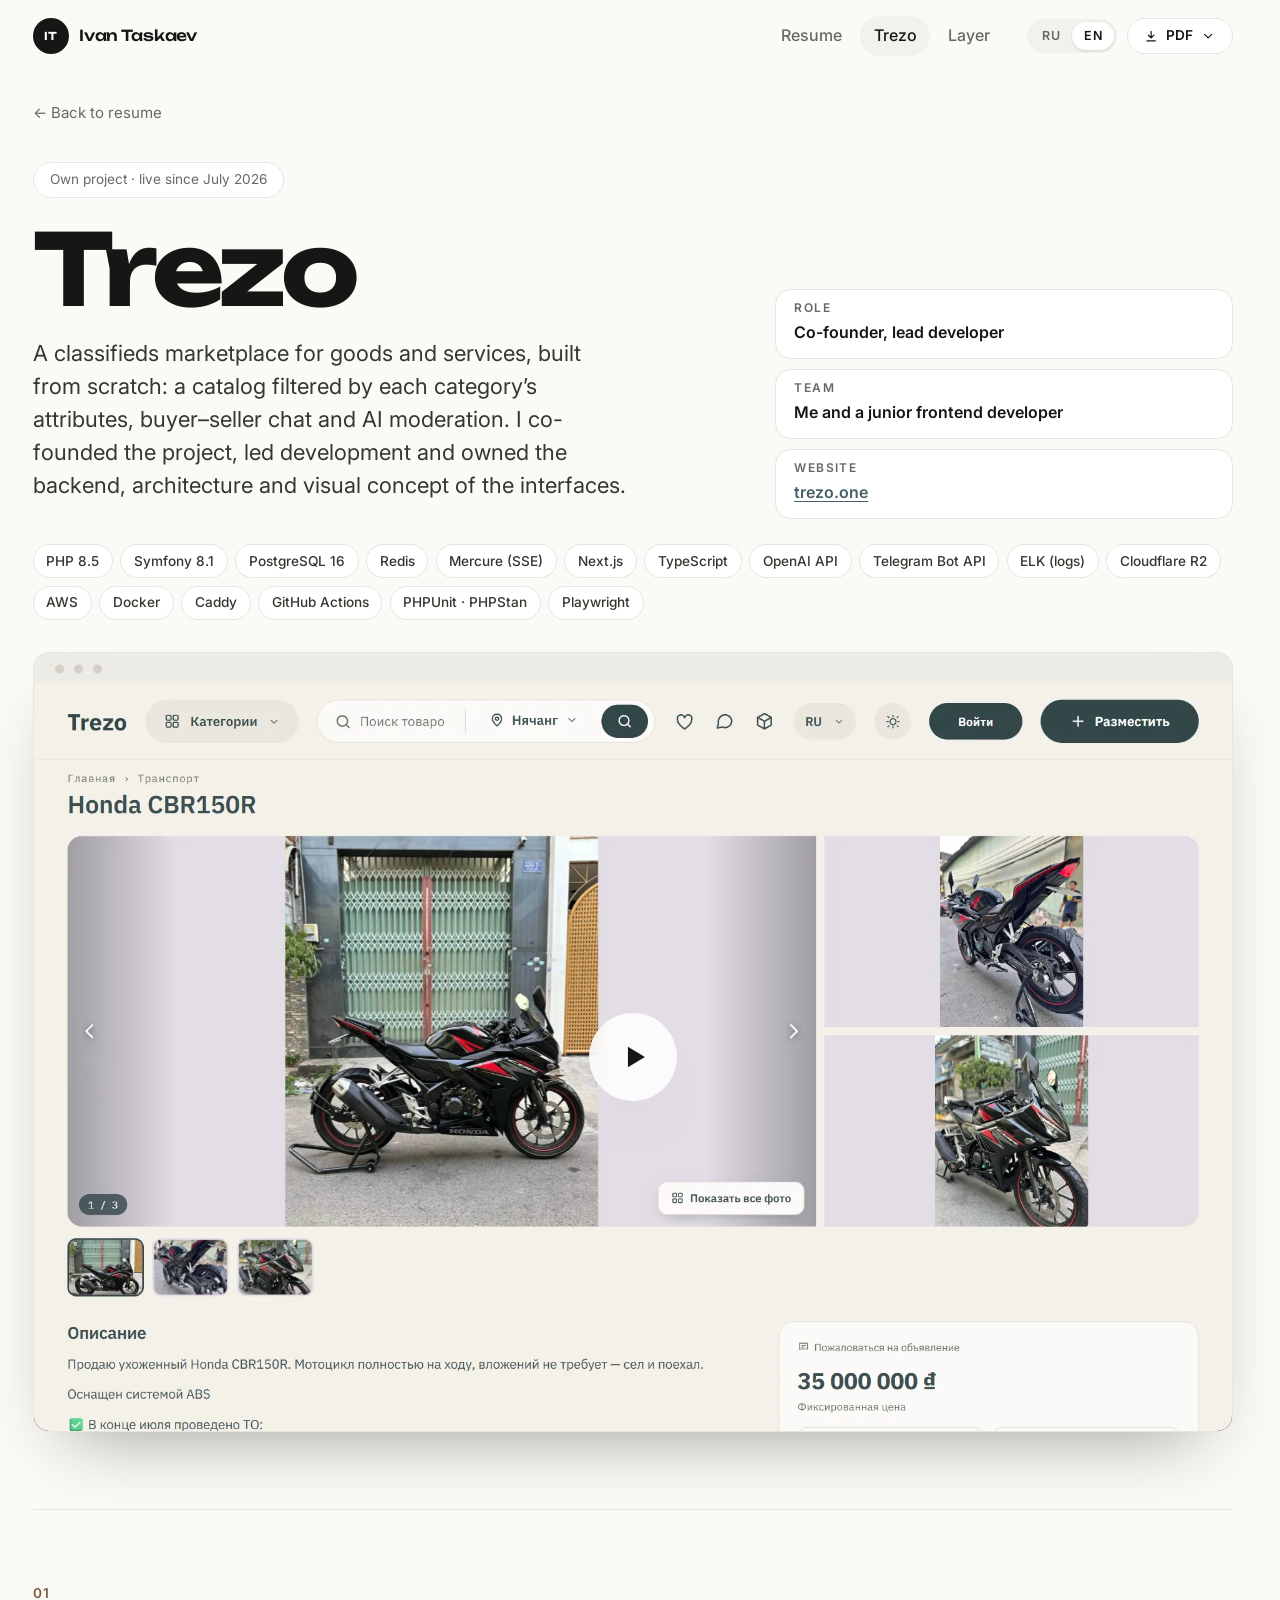
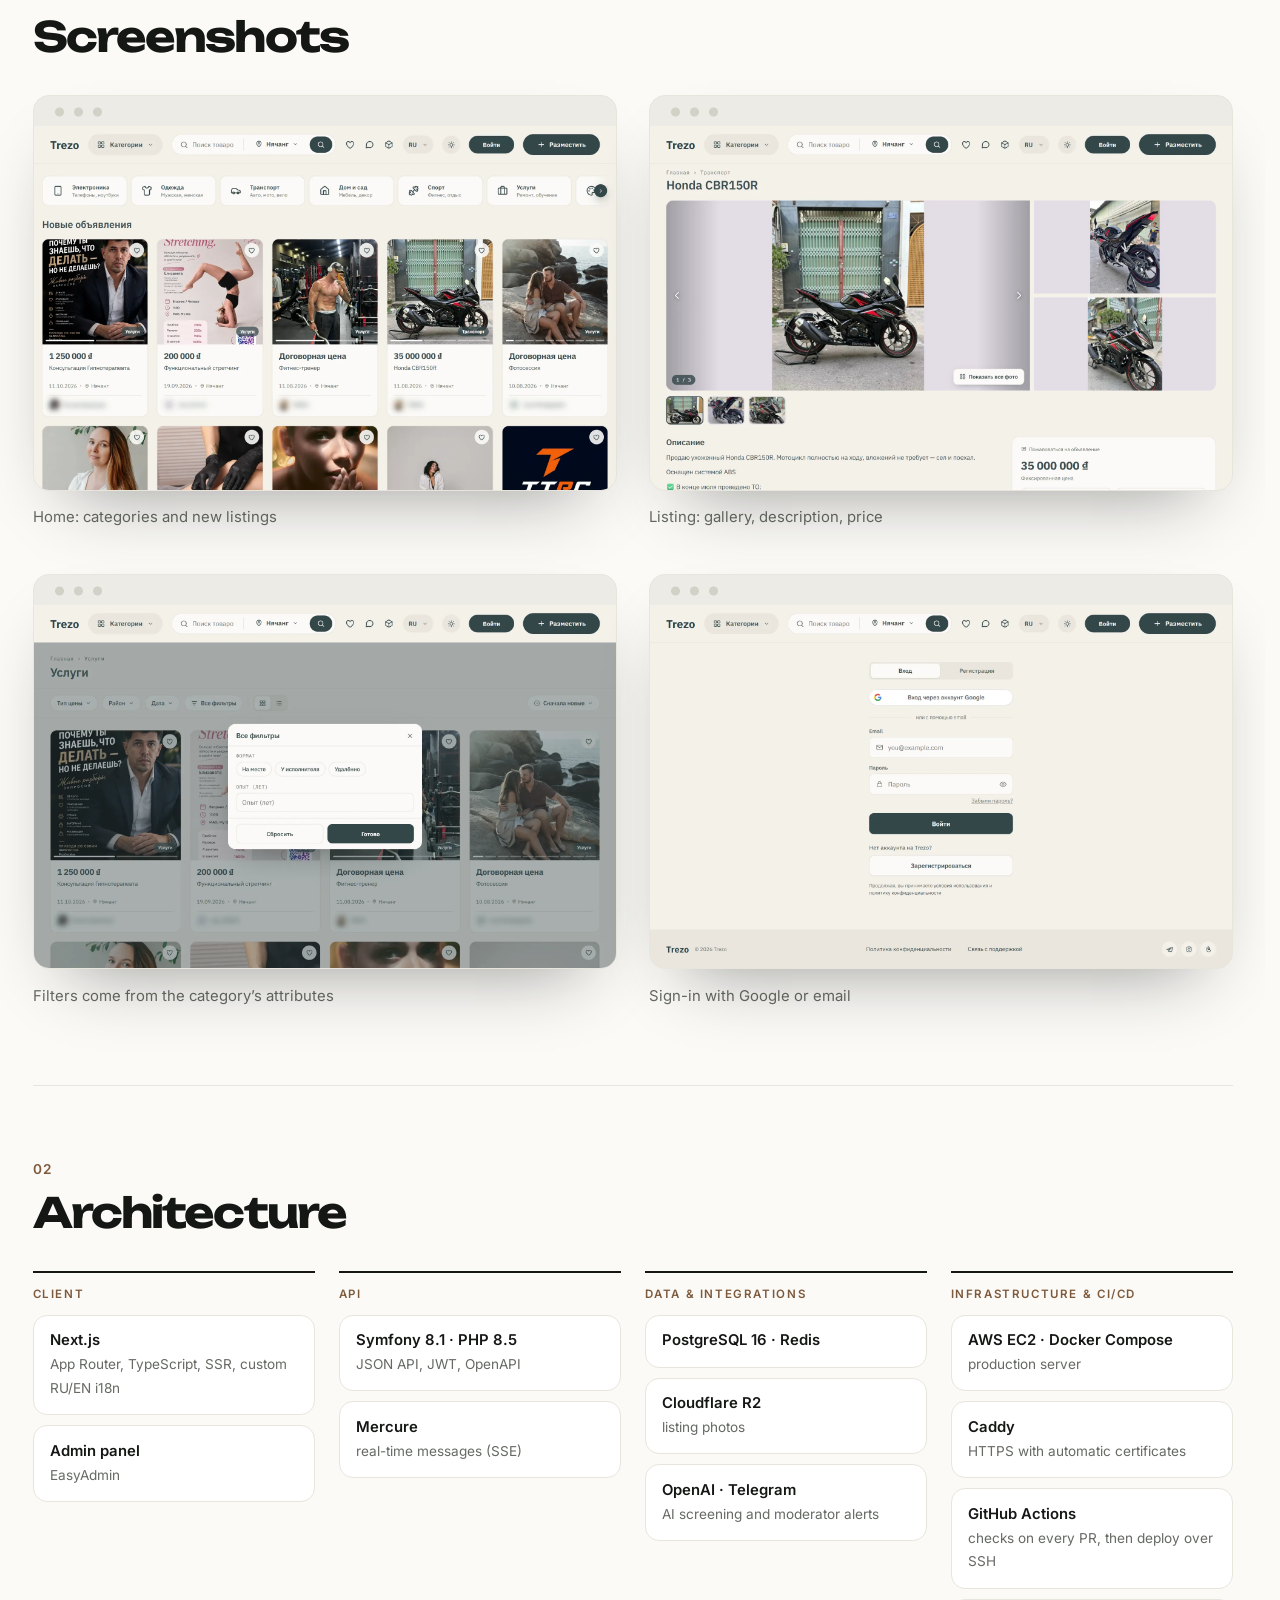
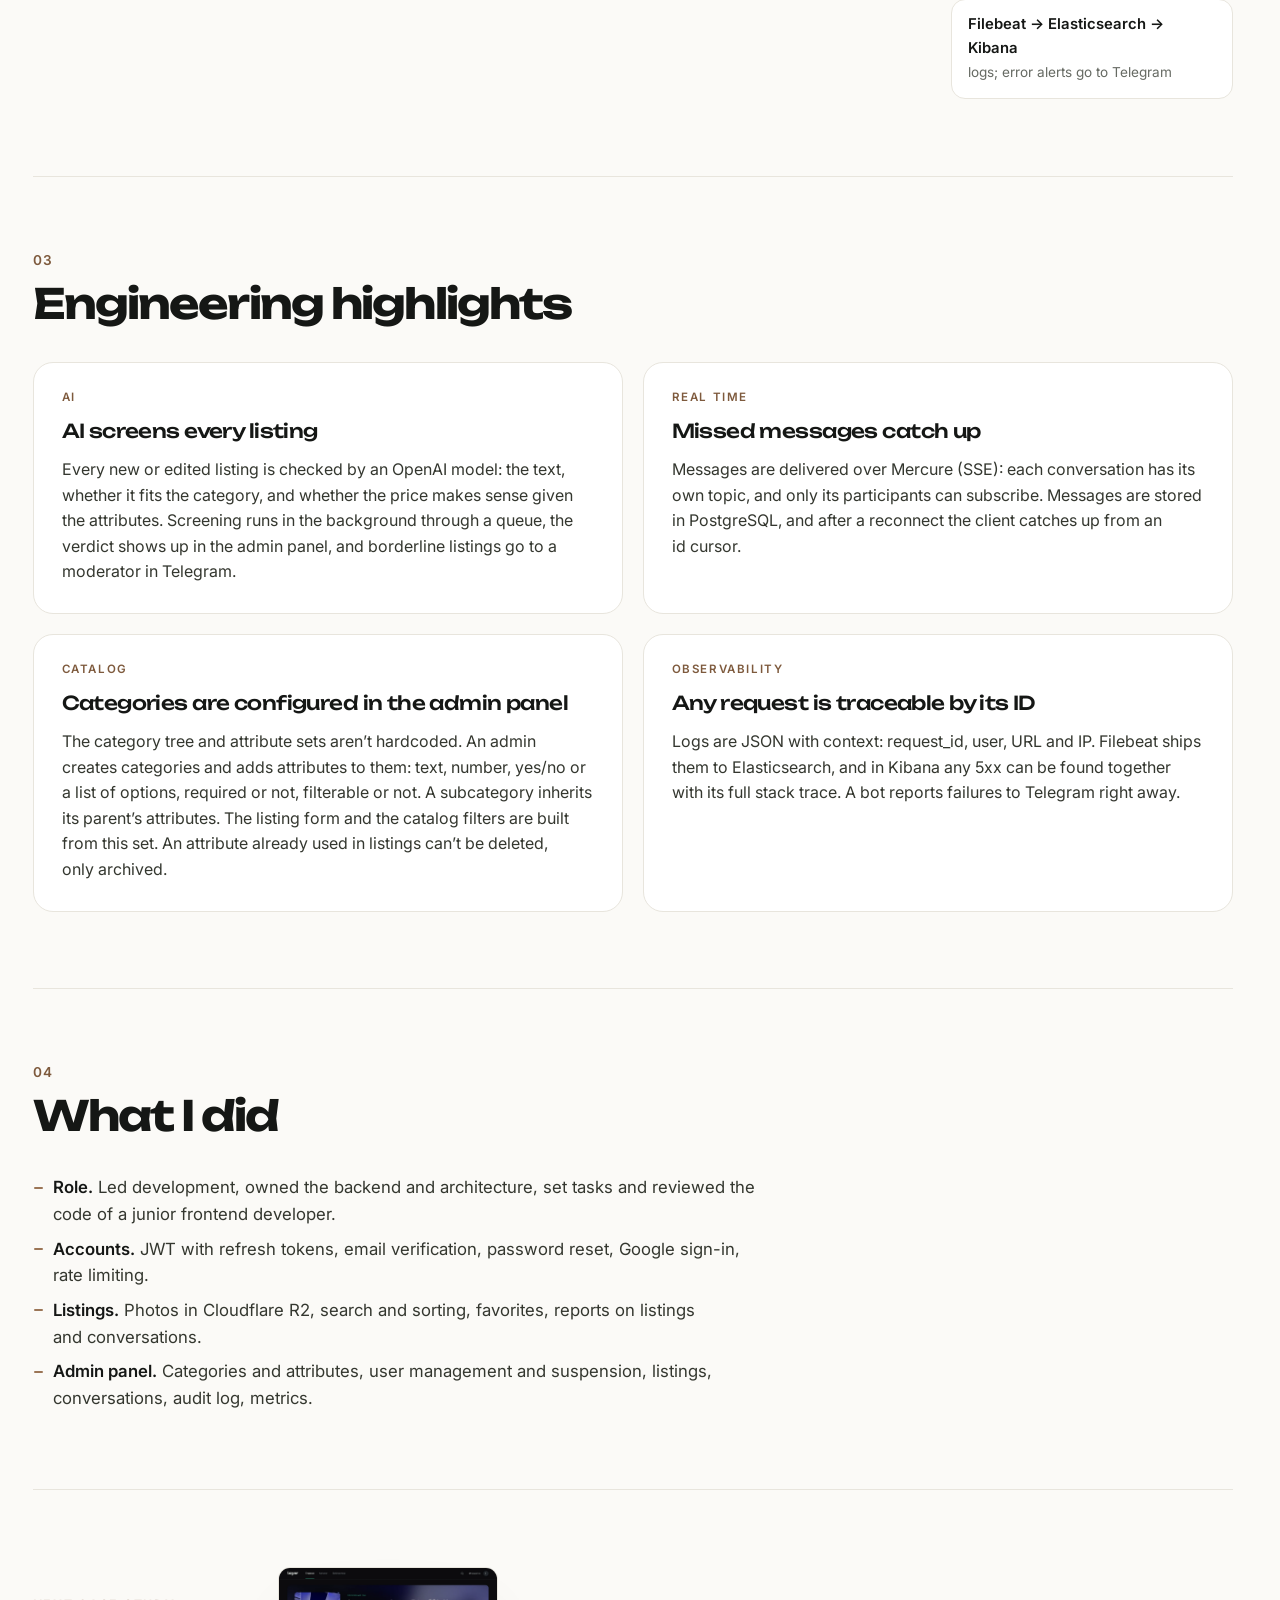
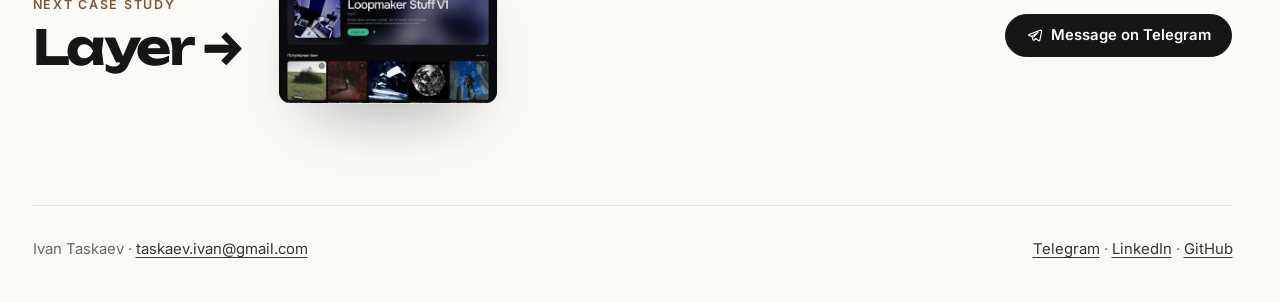
<file: trezo/index.html>
<!doctype html>
<html lang="ru" data-lang="ru"
      data-title-ru="Trezo — кейс · Иван Таскаев"
      data-title-en="Trezo — case study · Ivan Taskaev">
<head>
  <meta charset="utf-8">
  <meta name="viewport" content="width=device-width, initial-scale=1">
  <meta name="color-scheme" content="light dark">
  <meta name="theme-color" content="#fbfaf7" media="(prefers-color-scheme: light)">
  <meta name="theme-color" content="#141513" media="(prefers-color-scheme: dark)">
  <title>Trezo — кейс · Иван Таскаев</title>
  <meta name="description" content="Trezo: маркетплейс объявлений о товарах и услугах с чатом и AI-модерацией. Symfony, PostgreSQL, Redis, Next.js, AWS. Кейс Ивана Таскаева.">
  <link rel="preconnect" href="https://fonts.googleapis.com">
  <link rel="preconnect" href="https://fonts.gstatic.com" crossorigin>
  <link rel="stylesheet" href="https://fonts.googleapis.com/css2?family=Unbounded:wght@500;600;700&family=Inter:wght@400;500;600;700&display=swap">
  <link rel="stylesheet" href="../assets/css/style.css">
  <script src="../assets/js/site.js"></script>
  <link rel="canonical" href="https://ivan-taskaev.github.io/trezo/">
  <meta property="og:type" content="website">
  <meta property="og:url" content="https://ivan-taskaev.github.io/trezo/">
  <meta property="og:title" content="Trezo — Ivan Taskaev | Case Study">
  <meta property="og:description" content="Classifieds marketplace: backend architecture, configurable catalog, AI moderation and real-time chat.">
  <meta property="og:image" content="https://ivan-taskaev.github.io/assets/img/trezo/social-case.jpg">
  <meta property="og:image:width" content="1200">
  <meta property="og:image:height" content="630">
  <meta name="twitter:card" content="summary_large_image">
</head>
<body>

<svg width="0" height="0" style="position:absolute" aria-hidden="true">
  <symbol id="i-download" viewBox="0 0 24 24" fill="none" stroke="currentColor" stroke-width="2" stroke-linecap="round" stroke-linejoin="round"><path d="M12 4v11m0 0 4.5-4.5M12 15l-4.5-4.5M5 20h14"/></symbol>
  <symbol id="i-chevron" viewBox="0 0 24 24" fill="none" stroke="currentColor" stroke-width="2" stroke-linecap="round" stroke-linejoin="round"><path d="m6 9 6 6 6-6"/></symbol>
  <symbol id="i-telegram" viewBox="0 0 24 24" fill="none" stroke="currentColor" stroke-width="1.8" stroke-linecap="round" stroke-linejoin="round"><path d="M21 4.6 3.1 11.5c-.8.3-.7 1.4.1 1.6l4.4 1.3 1.7 5.3c.2.7 1.1.9 1.6.4l2.5-2.4 4.6 3.4c.6.4 1.4.1 1.6-.6l3-13.6c.2-.9-.7-1.6-1.6-1.3Z"/><path d="m7.6 14.4 9.6-6.5-6.8 7.4"/></symbol>
</svg>

<header class="topbar">
  <div class="wrap wrap--wide topbar__inner">
    <a class="brand" href="../">
      <span class="brand__mark" aria-hidden="true"><span lang="ru">ИТ</span><span lang="en">IT</span></span>
      <span class="brand__name"><span lang="ru">Иван Таскаев</span><span lang="en">Ivan Taskaev</span></span>
    </a>
    <nav class="topnav">
      <a href="../"><span lang="ru">Резюме</span><span lang="en">Resume</span></a>
      <a href="../trezo/" aria-current="page">Trezo</a>
      <a href="../layer/">Layer</a>
    </nav>
    <div class="topbar__actions">
      <div class="lang-switch" role="group" aria-label="Язык / Language">
        <button type="button" data-set-lang="ru" aria-pressed="true">RU</button>
        <button type="button" data-set-lang="en" aria-pressed="false">EN</button>
      </div>
      <details class="pdf-menu pdf-menu--right">
        <summary class="btn btn--small"><svg class="icon"><use href="#i-download"/></svg>PDF<svg class="icon pdf-menu__chevron"><use href="#i-chevron"/></svg></summary>
        <div class="pdf-menu__list">
          <div class="pdf-menu__label"><span lang="ru">Язык резюме</span><span lang="en">Resume language</span></div>
          <a href="../assets/cv/ivan-taskaev-cv-ru.pdf" download>Русский<span>RU</span></a>
          <a href="../assets/cv/ivan-taskaev-cv-en.pdf" download>English<span>EN</span></a>
        </div>
      </details>
    </div>
  </div>
</header>

<main class="wrap wrap--wide">
  <a class="back" href="../"><span lang="ru">← К резюме</span><span lang="en">← Back to resume</span></a>

  <section class="case-hero">
    <div class="eyebrow"><span lang="ru">Собственный проект · запущен в июле 2026</span><span lang="en">Own project · live since July 2026</span></div>
    <h1>Trezo</h1>
    <p class="case-hero__lead" lang="ru">
      Маркетплейс объявлений о товарах и услугах, сделанный с нуля: каталог с фильтрами по характеристикам
      категорий, чат покупателя с продавцом и AI-модерация. Я сооснователь проекта: вёл разработку
      и отвечал за backend, архитектуру и визуальную концепцию интерфейсов.
    </p>
    <p class="case-hero__lead" lang="en">
      A classifieds marketplace for goods and services, built from scratch: a catalog filtered by each
      category’s attributes, buyer–seller chat and AI moderation. I co-founded the project, led development
      and owned the backend, architecture and visual concept of the interfaces.
    </p>

    <dl class="facts">
      <div>
        <dt><span lang="ru">Роль</span><span lang="en">Role</span></dt>
        <dd><span lang="ru">Сооснователь, ведущий разработчик</span><span lang="en">Co-founder, lead developer</span></dd>
      </div>
      <div>
        <dt><span lang="ru">Команда</span><span lang="en">Team</span></dt>
        <dd><span lang="ru">Я и начинающий frontend-разработчик</span><span lang="en">Me and a junior frontend developer</span></dd>
      </div>
      <div>
        <dt><span lang="ru">Сайт</span><span lang="en">Website</span></dt>
        <dd><a href="https://trezo.one" target="_blank" rel="noopener">trezo.one</a></dd>
      </div>
    </dl>

    <ul class="chips" aria-label="Stack">
      <li>PHP 8.5</li><li>Symfony 8.1</li><li>PostgreSQL 16</li><li>Redis</li><li>Mercure (SSE)</li>
      <li>Next.js</li><li>TypeScript</li><li>OpenAI API</li><li>Telegram Bot API</li>
      <li><span lang="ru">ELK (логи)</span><span lang="en">ELK (logs)</span></li><li>Cloudflare R2</li><li>AWS</li><li>Docker</li><li>Caddy</li>
      <li>GitHub Actions</li><li>PHPUnit · PHPStan</li><li>Playwright</li>
    </ul>
  </section>

  <section class="section section--video" data-label-ru="Демо" data-label-en="Demo" aria-label="Демо">
    <div class="video" style="view-transition-name: trezo-cover">
      <video controls muted playsinline preload="metadata" width="1920" height="1200" poster="../assets/img/trezo/listing.webp">
        <source src="../assets/video/trezo-demo.webm" type="video/webm">
      </video>
    </div>
  </section>

  <section class="section" aria-labelledby="screens">
    <h2 class="section__title" id="screens"><span lang="ru">Скриншоты</span><span lang="en">Screenshots</span></h2>
    <div class="gallery">
      <figure class="shot">
        <div class="shot__frame">
          <img src="../assets/img/trezo/home.webp" width="1920" height="1200" decoding="async" alt="Главная Trezo: категории и новые объявления">
          <div class="placeholder"><b>home.webp</b></div>
        </div>
        <figcaption><span lang="ru">Главная: категории и новые объявления</span><span lang="en">Home: categories and new listings</span></figcaption>
      </figure>
      <figure class="shot">
        <div class="shot__frame">
          <img src="../assets/img/trezo/listing.webp" width="1920" height="1200" decoding="async" alt="Страница объявления: галерея фото, описание, цена, продавец">
          <div class="placeholder"><b>listing.webp</b></div>
        </div>
        <figcaption><span lang="ru">Объявление: галерея, описание, цена</span><span lang="en">Listing: gallery, description, price</span></figcaption>
      </figure>
      <figure class="shot">
        <div class="shot__frame">
          <img src="../assets/img/trezo/filters.webp" width="1920" height="1200" decoding="async" alt="Каталог услуг с открытым окном всех фильтров">
          <div class="placeholder"><b>filters.webp</b></div>
        </div>
        <figcaption><span lang="ru">Фильтры строятся из характеристик категории</span><span lang="en">Filters come from the category’s attributes</span></figcaption>
      </figure>
      <figure class="shot">
        <div class="shot__frame">
          <img src="../assets/img/trezo/login.webp" width="1920" height="1200" decoding="async" alt="Вход через Google или по email">
          <div class="placeholder"><b>login.webp</b></div>
        </div>
        <figcaption><span lang="ru">Вход через Google или по email</span><span lang="en">Sign-in with Google or email</span></figcaption>
      </figure>
    </div>
  </section>

  <section class="section" aria-labelledby="arch">
    <h2 class="section__title" id="arch"><span lang="ru">Архитектура</span><span lang="en">Architecture</span></h2>
    <div class="arch">
      <div class="arch__col">
        <div class="arch__title"><span lang="ru">Клиент</span><span lang="en">Client</span></div>
        <div class="arch__box"><b>Next.js</b><span lang="ru">App Router, TypeScript, SSR, свой i18n RU/EN</span><span lang="en">App Router, TypeScript, SSR, custom RU/EN i18n</span></div>
        <div class="arch__box"><b><span lang="ru">Админка</span><span lang="en">Admin panel</span></b><span>EasyAdmin</span></div>
      </div>
      <div class="arch__col">
        <div class="arch__title">API</div>
        <div class="arch__box"><b>Symfony 8.1 · PHP 8.5</b><span>JSON API, JWT, OpenAPI</span></div>
        <div class="arch__box"><b>Mercure</b><span lang="ru">сообщения в реальном времени (SSE)</span><span lang="en">real-time messages (SSE)</span></div>
      </div>
      <div class="arch__col">
        <div class="arch__title"><span lang="ru">Данные и интеграции</span><span lang="en">Data &amp; integrations</span></div>
        <div class="arch__box"><b>PostgreSQL 16 · Redis</b></div>
        <div class="arch__box"><b>Cloudflare R2</b><span lang="ru">фото объявлений</span><span lang="en">listing photos</span></div>
        <div class="arch__box"><b>OpenAI · Telegram</b><span lang="ru">AI-проверка и уведомления модераторам</span><span lang="en">AI screening and moderator alerts</span></div>
      </div>
      <div class="arch__col">
        <div class="arch__title"><span lang="ru">Инфраструктура и CI/CD</span><span lang="en">Infrastructure &amp; CI/CD</span></div>
        <div class="arch__box"><b>AWS EC2 · Docker Compose</b><span lang="ru">продакшен-сервер</span><span lang="en">production server</span></div>
        <div class="arch__box"><b>Caddy</b><span lang="ru">HTTPS с автоматическими сертификатами</span><span lang="en">HTTPS with automatic certificates</span></div>
        <div class="arch__box"><b>GitHub Actions</b><span lang="ru">проверки на каждый PR, затем деплой по SSH</span><span lang="en">checks on every PR, then deploy over SSH</span></div>
        <div class="arch__box"><b>Filebeat → Elasticsearch → Kibana</b><span lang="ru">логи; алерты об ошибках — в Telegram</span><span lang="en">logs; error alerts go to Telegram</span></div>
      </div>
    </div>
  </section>

  <section class="section" aria-labelledby="highlights">
    <h2 class="section__title" id="highlights"><span lang="ru">Ключевые решения</span><span lang="en">Engineering highlights</span></h2>
    <div class="highlights">
      <article class="highlight">
        <div class="highlight__tag">AI</div>
        <h3><span lang="ru">Объявления проверяет AI</span><span lang="en">AI screens every listing</span></h3>
        <div lang="ru"><p>Каждое новое или отредактированное объявление проверяет модель OpenAI: текст, соответствие категории и адекватность цены с учётом характеристик. Проверка идёт в фоне через очередь, вердикт виден в админке, а спорные объявления уходят модератору в Telegram.</p></div>
        <div lang="en"><p>Every new or edited listing is checked by an OpenAI model: the text, whether it fits the category, and whether the price makes sense given the attributes. Screening runs in the background through a queue, the verdict shows up in the admin panel, and borderline listings go to a moderator in Telegram.</p></div>
      </article>
      <article class="highlight">
        <div class="highlight__tag"><span lang="ru">Реальное время</span><span lang="en">Real time</span></div>
        <h3><span lang="ru">Пропущенные сообщения догружаются</span><span lang="en">Missed messages catch up</span></h3>
        <div lang="ru"><p>Сообщения доставляются через Mercure (SSE): у каждого диалога свой топик, подписаться на него могут только участники. Сообщения хранятся в PostgreSQL, и после переподключения клиент догружает пропущенное по курсору id.</p></div>
        <div lang="en"><p>Messages are delivered over Mercure (SSE): each conversation has its own topic, and only its participants can subscribe. Messages are stored in PostgreSQL, and after a reconnect the client catches up from an id cursor.</p></div>
      </article>
      <article class="highlight">
        <div class="highlight__tag"><span lang="ru">Каталог</span><span lang="en">Catalog</span></div>
        <h3><span lang="ru">Категории настраиваются в админке</span><span lang="en">Categories are configured in the admin panel</span></h3>
        <div lang="ru"><p>Дерево категорий и набор характеристик не зашиты в код. Администратор создаёт категории и добавляет им характеристики: строка, число, да/нет или список вариантов, обязательная или нет, участвует ли в фильтрах. Подкатегория наследует характеристики родителя. Из этого набора строятся форма объявления и фильтры каталога. Характеристику, которая уже используется в объявлениях, нельзя удалить — только отправить в архив.</p></div>
        <div lang="en"><p>The category tree and attribute sets aren’t hardcoded. An admin creates categories and adds attributes to them: text, number, yes/no or a list of options, required or not, filterable or not. A subcategory inherits its parent’s attributes. The listing form and the catalog filters are built from this set. An attribute already used in listings can’t be deleted, only archived.</p></div>
      </article>
      <article class="highlight">
        <div class="highlight__tag"><span lang="ru">Наблюдаемость</span><span lang="en">Observability</span></div>
        <h3><span lang="ru">Любой запрос находится по request_id</span><span lang="en">Any request is traceable by its ID</span></h3>
        <div lang="ru"><p>Логи пишутся в JSON с контекстом: request_id, пользователь, URL, IP. Filebeat отправляет их в Elasticsearch, и в Kibana любую ошибку 5xx можно найти вместе с полным стектрейсом. О сбоях бот сразу сообщает в Telegram.</p></div>
        <div lang="en"><p>Logs are JSON with context: request_id, user, URL and IP. Filebeat ships them to Elasticsearch, and in Kibana any 5xx can be found together with its full stack trace. A bot reports failures to Telegram right away.</p></div>
      </article>
    </div>
  </section>

  <section class="section prose" aria-labelledby="did">
    <h2 class="section__title" id="did"><span lang="ru">Что я сделал</span><span lang="en">What I did</span></h2>
    <ul class="list" lang="ru">
      <li><b>Роль.</b> Вёл разработку, отвечал за backend и архитектуру, ставил задачи и ревьюил код начинающего frontend-разработчика.</li>
      <li><b>Аккаунты.</b> JWT с refresh-токенами, подтверждение email, сброс пароля, вход через Google, ограничение частоты запросов.</li>
      <li><b>Объявления.</b> Фото в Cloudflare R2, поиск и сортировка, избранное, жалобы на объявления и диалоги.</li>
      <li><b>Админка.</b> Категории и характеристики, пользователи и блокировка, объявления, диалоги, журнал аудита, метрики.</li>
    </ul>
    <ul class="list" lang="en">
      <li><b>Role.</b> Led development, owned the backend and architecture, set tasks and reviewed the code of a junior frontend developer.</li>
      <li><b>Accounts.</b> JWT with refresh tokens, email verification, password reset, Google sign-in, rate limiting.</li>
      <li><b>Listings.</b> Photos in Cloudflare R2, search and sorting, favorites, reports on listings and conversations.</li>
      <li><b>Admin panel.</b> Categories and attributes, user management and suspension, listings, conversations, audit log, metrics.</li>
    </ul>
  </section>
  <section class="next">
    <a class="next__link" href="../layer/">
      <span class="next__text">
        <span class="next__label"><span lang="ru">Следующий кейс</span><span lang="en">Next case study</span></span>
        <span class="next__title">Layer →</span>
      </span>
      <img class="next__thumb" src="../assets/img/layer/home.webp" alt="" width="1920" height="1200" loading="lazy">
    </a>
    <div class="next__actions">
      <a class="btn btn--primary" href="https://t.me/ivan_taskaev" target="_blank" rel="noopener"><svg class="icon"><use href="#i-telegram"/></svg><span lang="ru">Написать в Telegram</span><span lang="en">Message on Telegram</span></a>

    </div>
  </section>
</main>

<footer class="footer">
  <div class="wrap wrap--wide footer__inner">
    <span><span lang="ru">Иван Таскаев</span><span lang="en">Ivan Taskaev</span> · <a href="mailto:taskaev.ivan@gmail.com">taskaev.ivan@gmail.com</a></span>
    <span><a href="https://t.me/ivan_taskaev" target="_blank" rel="noopener">Telegram</a> · <a href="https://www.linkedin.com/in/ivan-taskaev" target="_blank" rel="noopener">LinkedIn</a> · <a href="https://github.com/ivan-taskaev" target="_blank" rel="noopener">GitHub</a></span>
  </div>
</footer>

</body>
</html>
</file>
<file: assets/css/style.css>
/* ---------- Tokens ----------
   Showcase: warm light background, wide display headings, projects framed like browser windows.
   Light theme only. */
:root {
  --bg: #fbfaf7;
  --surface: #ffffff;
  --surface-2: #f3f1ec;
  --chrome: #ecebe6;
  --frame: #ffffff;
  --dots: #d3d0c7;
  --ink: #151715;
  --ink-2: #34372f;
  --muted: #666a63;
  --hair: #e8e5dd;
  --accent: #46606a;
  --warm: #9b7556;
  --warm-text: #7e5a3d;
  --button: #151715;
  --button-ink: #ffffff;
  --todo: #9c4a1c;
  --shadow: 0 12px 30px -20px rgba(21, 23, 21, 0.3);
  --shadow-lg: 0 34px 70px -36px rgba(21, 23, 21, 0.45);
  --display: "Unbounded", system-ui, sans-serif;
  --sans: "Inter", system-ui, -apple-system, "Segoe UI", Roboto, Arial, sans-serif;
  --mono: ui-monospace, "Cascadia Mono", Consolas, monospace;
  color-scheme: light;
}

/* ---------- Dark theme: "warm graphite", follows the system setting (screen only, print stays light) ---------- */
@media screen and (prefers-color-scheme: dark) {
  :root {
    --bg: #141513;
    --surface: #1d1e1b;
    --surface-2: #252622;
    --chrome: #2b2c28;
    --frame: #3a3b35;
    --dots: #45463f;
    --ink: #f1eee7;
    --ink-2: #d8d4ca;
    --muted: #9c9a90;
    --hair: #3b3c36;
    --accent: #93b4bc;
    --warm: #c79a74;
    --warm-text: #d0a57f;
    --button: #f1eee7;
    --button-ink: #141513;
    --shadow: 0 12px 30px -20px rgba(0, 0, 0, 0.6);
    --shadow-lg: 0 34px 70px -36px rgba(0, 0, 0, 0.75);
    color-scheme: dark;
  }
  .btn--primary:hover,
  .project__more:hover { filter: brightness(0.9); }
  .hero-art img { box-shadow: 0 44px 90px -34px rgba(0, 0, 0, 0.8); }
  .lang-switch button[aria-pressed="true"] { background: #3a3b35; box-shadow: 0 1px 3px rgba(0, 0, 0, 0.5); }
  .project__thumb, .shot__frame, .video { border-color: rgba(255, 255, 255, 0.08); }
  .highlight, .facts > div, .arch__box, .contacts a { box-shadow: inset 0 1px 0 rgba(255, 255, 255, 0.04); }
}

/* ---------- Language switching ---------- */
/* Every translatable fragment exists twice: lang="ru" and lang="en". */
html[data-lang="ru"] body [lang="en"],
html[data-lang="en"] body [lang="ru"] {
  display: none !important;
}

/* ---------- Base ---------- */
*, *::before, *::after { box-sizing: border-box; }

/* Same layout width with or without a scrollbar. */
html { scroll-behavior: smooth; scrollbar-gutter: stable; }

body {
  margin: 0;
  background: var(--bg);
  color: var(--ink);
  font: 16px/1.6 var(--sans);
  -webkit-font-smoothing: antialiased;
  text-rendering: optimizeLegibility;
}

a { color: var(--accent); text-decoration-thickness: 1px; text-underline-offset: 3px; }
a:hover { text-decoration-thickness: 2px; }

h1, h2, h3 { margin: 0; line-height: 1.15; }
h3 { font-size: 1.08rem; font-weight: 600; }
p { margin: 0 0 0.75em; }
ul { margin: 0; padding: 0; list-style: none; }
b, strong { font-weight: 600; color: var(--ink); }
img { max-width: 100%; }
figure { margin: 0; }

:focus-visible { outline: 2px solid var(--accent); outline-offset: 3px; border-radius: 8px; }

.wrap { width: min(100% - 2.5rem, 880px); margin-inline: auto; }
.wrap--wide { width: min(100% - 2.5rem, 1200px); }

.muted { color: var(--muted); }
.mono { font-family: var(--mono); font-size: 0.86em; }
.print-only { display: none !important; }

/* Placeholder text the owner still has to replace. Grep for class="todo". */
.todo { color: var(--todo); background: color-mix(in srgb, var(--todo) 10%, transparent); border-radius: 4px; padding: 0 0.25em; }

.icon { width: 1em; height: 1em; flex: none; }

/* Bulleted lists: short caramel dash */
.list li { position: relative; padding-left: 1.2em; }
.list li + li { margin-top: 0.45em; }
.list li::before {
  content: "";
  position: absolute;
  left: 0.1em;
  top: 0.75em;
  width: 0.55em;
  height: 2px;
  border-radius: 2px;
  background: var(--warm);
}

/* Browser-window frame for screenshots and video: a grey bar with three dots */
.project__thumb,
.shot__frame,
.video {
  position: relative;
  overflow: hidden;
  padding-top: 30px;
  border: 1px solid var(--hair);
  border-radius: 16px;
  background: var(--chrome);
  box-shadow: var(--shadow-lg);
}
.project__thumb::before,
.shot__frame::before,
.video::before {
  content: "";
  position: absolute;
  top: 11px;
  left: 16px;
  width: 56px;
  height: 10px;
  background: radial-gradient(circle, var(--dots) 4px, transparent 5px) 0 0 / 19px 10px repeat-x;
}

/* ---------- Top bar ---------- */
.topbar {
  position: sticky;
  top: 0;
  z-index: 20;
  background: color-mix(in srgb, var(--bg) 86%, transparent);
  backdrop-filter: saturate(1.3) blur(12px);
  -webkit-backdrop-filter: saturate(1.3) blur(12px);
  border-bottom: 1px solid transparent;
}
.topbar__inner { display: flex; align-items: center; gap: 1.5rem; min-height: 72px; }

.brand { display: inline-flex; align-items: center; gap: 0.65rem; margin-right: auto; color: var(--ink); text-decoration: none; font: 500 0.95rem/1 var(--display); letter-spacing: -0.01em; }
.brand__mark {
  display: inline-grid;
  place-items: center;
  width: 36px;
  height: 36px;
  border-radius: 50%;
  background: var(--button);
  color: var(--button-ink);
  font: 600 0.68rem/1 var(--display);
}

.topnav { display: flex; gap: 0.25rem; }
.topnav a { padding: 0.45rem 0.85rem; border-radius: 999px; color: var(--muted); text-decoration: none; font-weight: 500; transition: color 0.15s, background 0.15s; }
.topnav a:hover { color: var(--ink); }
.topnav a[aria-current="page"] { color: var(--ink); background: var(--surface-2); }

.topbar__actions { display: flex; align-items: center; gap: 0.6rem; }

.lang-switch { display: inline-flex; padding: 3px; border-radius: 999px; background: var(--surface-2); }
.lang-switch button {
  border: 0;
  background: transparent;
  color: var(--muted);
  font: 600 0.78rem/1 var(--sans);
  letter-spacing: 0.04em;
  padding: 0.5rem 0.75rem;
  border-radius: 999px;
  cursor: pointer;
  transition: color 0.15s, background 0.15s;
}
.lang-switch button:hover { color: var(--ink); }
.lang-switch button[aria-pressed="true"] { background: var(--surface); color: var(--ink); box-shadow: 0 1px 3px rgba(21, 23, 21, 0.14); }

@media (max-width: 720px) {
  .topbar__inner { gap: 0.5rem; min-height: 64px; }
  .brand__name { display: none; }
  .topnav a[href="./"], .topnav a[href="../"] { display: none; }
  .topnav a { padding: 0.5rem 0.6rem; font-size: 0.92rem; }
  .lang-switch button { min-height: 36px; padding: 0.5rem 0.65rem; }
  .topbar .pdf-menu summary { justify-content: center; width: 40px; height: 40px; padding: 0; font-size: 0; }
  .topbar .pdf-menu summary .icon { width: 18px; height: 18px; }
  .topbar .pdf-menu__chevron { display: none; }
}

/* ---------- Buttons & chips ---------- */
.btn {
  display: inline-flex;
  align-items: center;
  gap: 0.5rem;
  padding: 0.8rem 1.3rem;
  border-radius: 999px;
  border: 1px solid var(--hair);
  background: var(--surface);
  color: var(--ink);
  font: 600 0.93rem/1 var(--sans);
  text-decoration: none;
  transition: transform 0.15s, box-shadow 0.15s, filter 0.15s;
}
.btn:hover { transform: translateY(-1px); box-shadow: var(--shadow); }
.btn--primary { background: var(--button); border-color: var(--button); color: var(--button-ink); }
.btn--primary:hover { filter: brightness(1.3); }
.btn--small { padding: 0.62rem 1rem; font-size: 0.85rem; }
.btn .icon { width: 1.05em; height: 1.05em; }

/* "Download PDF" button that opens a language choice */
.pdf-menu { position: relative; display: inline-block; text-align: left; }
.pdf-menu summary { list-style: none; cursor: pointer; user-select: none; }
.pdf-menu summary::-webkit-details-marker { display: none; }
.pdf-menu__chevron { transition: transform 0.2s; }
.pdf-menu[open] .pdf-menu__chevron { transform: rotate(180deg); }
.pdf-menu__list {
  position: absolute;
  top: calc(100% + 8px);
  left: 0;
  z-index: 30;
  display: grid;
  min-width: 210px;
  padding: 6px;
  border: 1px solid var(--hair);
  border-radius: 16px;
  background: var(--surface);
  box-shadow: var(--shadow-lg);
  animation: pdf-menu-in 0.15s ease-out;
}
.pdf-menu--right .pdf-menu__list { left: auto; right: 0; }
.hero .pdf-menu__list { left: 50%; translate: -50% 0; }
.pdf-menu__label { padding: 0.5rem 0.8rem 0.35rem; color: var(--muted); font: 600 0.7rem/1 var(--sans); letter-spacing: 0.12em; text-transform: uppercase; }
.pdf-menu__list a {
  display: flex;
  align-items: center;
  justify-content: space-between;
  gap: 1rem;
  padding: 0.65rem 0.8rem;
  border-radius: 10px;
  color: var(--ink);
  font-weight: 500;
  text-decoration: none;
}
.pdf-menu__list a:hover { background: var(--surface-2); }
.pdf-menu__list a span { color: var(--muted); font: 600 0.75rem/1 var(--sans); letter-spacing: 0.06em; }
@keyframes pdf-menu-in { from { opacity: 0; transform: translateY(-4px); } }

.chips { display: flex; flex-wrap: wrap; gap: 0.45rem; }
.chips li {
  padding: 0.32rem 0.8rem;
  border: 1px solid var(--hair);
  border-radius: 999px;
  background: var(--surface);
  color: var(--ink-2);
  font-size: 0.85rem;
  font-weight: 500;
}

/* ---------- Sections: big numbered headings between thin rules ---------- */
main { counter-reset: section; }
.section { padding: clamp(48px, 6vw, 80px) 0; border-top: 1px solid var(--hair); }
.section__title {
  margin-bottom: 2.2rem;
  font: 700 clamp(1.8rem, 3.6vw, 2.6rem)/1.1 var(--display);
  letter-spacing: -0.045em;
}
.section__title::before {
  counter-increment: section;
  content: counter(section, decimal-leading-zero);
  display: block;
  margin-bottom: 0.85rem;
  color: var(--warm-text);
  font: 600 0.85rem/1 var(--sans);
  letter-spacing: 0.14em;
}

/* ---------- Resume: centred hero ---------- */
/* Above the screenshots below it so the PDF menu can open over them. */
.home .hero { position: relative; z-index: 2; display: flex; flex-direction: column; align-items: center; padding: 72px 0 8px; text-align: center; }
.home .intro { display: flex; flex-direction: column; align-items: center; }

.hero h1 { font: 700 clamp(2.8rem, 7.6vw, 6rem)/1 var(--display); letter-spacing: -0.055em; }
.hero__role { margin: 1.4rem 0 0.5rem; color: var(--warm-text); font-size: 1.375rem; font-weight: 600; text-wrap: balance; }
.hero__meta { max-width: 46rem; color: var(--muted); text-wrap: balance; }
.hero__actions { display: flex; flex-wrap: wrap; justify-content: center; gap: 0.6rem; margin-top: 1.8rem; }

.contacts { display: flex; flex-wrap: wrap; justify-content: center; gap: 0.6rem; margin-top: 1.5rem; }
.contacts a {
  display: inline-flex;
  align-items: center;
  gap: 0.55rem;
  padding: 0.55rem 1rem;
  border: 1px solid var(--hair);
  border-radius: 999px;
  background: var(--surface);
  color: var(--ink-2);
  font-size: 0.92rem;
  text-decoration: none;
  transition: border-color 0.15s, transform 0.15s;
}
.contacts a:hover { border-color: var(--ink); transform: translateY(-1px); color: var(--ink); }
.contacts .icon { color: var(--accent); width: 1.05em; height: 1.05em; }

/* Two tilted product screenshots under the hero */
.hero-art { position: relative; height: clamp(170px, 42vw, 540px); margin: 60px 0 56px; perspective: 1800px; }
.hero-art img {
  position: absolute;
  width: 62%;
  height: auto;
  border: 6px solid var(--frame);
  border-radius: 14px;
  box-shadow: 0 44px 90px -34px rgba(21, 23, 21, 0.5);
}
.hero-art__a { left: 1%; top: 0; transform: rotateY(12deg) rotateZ(-3deg); }
.hero-art__b { right: 1%; top: 15%; transform: rotateY(-12deg) rotateZ(3deg); }

.tiles {
  display: grid;
  grid-template-columns: repeat(2, minmax(0, 1fr));
  justify-items: center;
  gap: 40px;
  padding: 48px 0;
  border-top: 1px solid var(--hair);
  text-align: center;
}
.tile b { display: block; color: var(--ink); font-size: 1.2rem; font-weight: 600; }
.tile__num { display: block; margin-bottom: 0.85rem; color: var(--warm); font: 700 3.8rem/1 var(--display); letter-spacing: -0.06em; }
.tile__d { display: block; margin-top: 0.4rem; color: var(--muted); }

.summary { max-width: 54rem; margin: 8px auto 64px; color: var(--ink-2); font-size: 1.375rem; line-height: 1.5; text-align: center; }

/* ---------- Resume: experience timeline ---------- */
.job__head { display: flex; flex-wrap: wrap; align-items: baseline; justify-content: space-between; gap: 0.2rem 1rem; }
.job__head h3 { font: 500 1.25rem/1.25 var(--display); letter-spacing: -0.03em; }
.job__role { color: var(--muted); font: 400 1rem var(--sans); letter-spacing: 0; }
.job__period { color: var(--accent); font: 600 0.85rem/1.4 var(--sans); white-space: nowrap; font-variant-numeric: tabular-nums; }
.job__sub { margin: 0.4rem 0 0.85rem; color: var(--muted); font-size: 0.95rem; }
.job p:last-child { margin-bottom: 0; }
.job__head + p { margin-top: 0.5rem; }

.home .section[aria-labelledby="experience"] .job { position: relative; max-width: 52rem; padding: 0 0 2.4rem 2.4rem; border-left: 2px solid var(--hair); }
.home .section[aria-labelledby="experience"] .job:last-child { padding-bottom: 0.4rem; }
.home .section[aria-labelledby="experience"] .job::before {
  content: "";
  position: absolute;
  left: -8px;
  top: 0.45rem;
  width: 14px;
  height: 14px;
  border-radius: 50%;
  background: var(--warm);
  box-shadow: 0 0 0 5px var(--bg);
}

/* ---------- Resume: projects in alternating rows ---------- */
.project { display: grid; grid-template-columns: minmax(0, 1fr) minmax(0, 1.35fr); gap: 56px; align-items: start; }
.project .job__head h3 { font-size: clamp(1.6rem, 2.6vw, 2.1rem); letter-spacing: -0.045em; }
.project .job__role { display: block; margin-top: 0.45rem; font-size: 1rem; }
.project + .project { margin-top: 88px; grid-template-columns: minmax(0, 1.35fr) minmax(0, 1fr); }
.project + .project .project__thumb { order: -1; }
.project__thumb { display: block; transition: transform 0.3s ease, box-shadow 0.3s ease; }
.project__thumb img { display: block; width: 100%; height: auto; aspect-ratio: 16 / 10; object-fit: cover; object-position: top left; }
.project__thumb:hover { transform: translateY(-4px); }
@media (min-width: 901px) { .project__thumb { position: sticky; top: 104px; } }
@media (hover: hover) {
  .project__thumb span { opacity: 0; transition: opacity 0.2s ease; }
  .project__thumb:hover span, .project__thumb:focus-visible span { opacity: 1; }
}
.project__thumb span {
  position: absolute;
  left: 0.8rem;
  bottom: 0.8rem;
  padding: 0.4rem 0.85rem;
  border-radius: 999px;
  background: color-mix(in srgb, var(--surface) 92%, transparent);
  backdrop-filter: blur(6px);
  color: var(--ink);
  font-size: 0.82rem;
  font-weight: 600;
  box-shadow: var(--shadow);
}
.project__more {
  display: inline-flex;
  align-items: center;
  gap: 0.35rem;
  margin-top: 1.2rem;
  padding: 0.75rem 1.2rem;
  border-radius: 999px;
  background: var(--button);
  color: var(--button-ink);
  font-weight: 600;
  font-size: 0.9rem;
  text-decoration: none;
  transition: filter 0.15s;
}
.project__more:hover { filter: brightness(1.3); }
@media (max-width: 900px) {
  .project, .project + .project { grid-template-columns: minmax(0, 1fr); gap: 24px; }
  .project__thumb, .project + .project .project__thumb { order: -1; }
}

.skills { display: grid; gap: 0.9rem; }
.skills dt { font-weight: 600; }
.skills dd { margin: 0.1rem 0 0; color: var(--ink-2); }
@media (min-width: 640px) {
  .skills { grid-template-columns: 220px 1fr; gap: 0.8rem 1.5rem; }
  .skills dd { margin: 0; }
}

/* ---------- Case pages ---------- */
.back { display: inline-flex; gap: 0.4rem; margin-top: 28px; color: var(--muted); text-decoration: none; font-size: 0.94rem; }
.back:hover { color: var(--ink); }

.case-hero { padding: 36px 0 32px; }
@media (min-width: 1024px) {
  .case-hero { display: grid; grid-template-columns: minmax(0, 1.5fr) minmax(0, 1fr); column-gap: 56px; }
  .case-hero > * { grid-column: 1; }
  .case-hero .eyebrow { justify-self: start; }
  .case-hero .facts { grid-column: 2; grid-row: 2 / span 2; align-self: end; flex-direction: column; margin: 0; }
  .case-hero .chips { grid-column: 1 / -1; margin-top: 1.6rem; }
}
.section--video { padding-top: 0; border-top: 0; }
.eyebrow {
  display: inline-block;
  padding: 0.4rem 1rem;
  border: 1px solid var(--hair);
  border-radius: 999px;
  background: var(--surface);
  color: var(--muted);
  font-size: 0.85rem;
}
.case-hero h1 { margin: 1.3rem 0 1.2rem; font: 700 clamp(3rem, 8.5vw, 6.2rem)/1 var(--display); letter-spacing: -0.055em; }
.case-hero__lead { max-width: 52rem; color: var(--ink-2); font-size: 1.375rem; line-height: 1.5; }

.facts { display: flex; flex-wrap: wrap; gap: 10px; margin: 1.8rem 0 1.2rem; }
.facts > div { padding: 0.75rem 1.15rem; border: 1px solid var(--hair); border-radius: 16px; background: var(--surface); }
.facts dt { color: var(--muted); font: 600 0.75rem/1 var(--sans); letter-spacing: 0.12em; text-transform: uppercase; }
.facts dd { margin: 0.4rem 0 0; font-weight: 600; }

.highlights { display: grid; gap: 20px; grid-template-columns: repeat(auto-fit, minmax(min(100%, 420px), 1fr)); }
.highlights--3 { grid-template-columns: repeat(auto-fit, minmax(min(100%, 300px), 1fr)); }
.highlight { padding: 28px; border: 1px solid var(--hair); border-radius: 20px; background: var(--surface); }
.highlight h3 { margin-bottom: 0.8rem; font: 500 1.2rem/1.3 var(--display); letter-spacing: -0.03em; }
.highlight p { color: var(--ink-2); }
.highlight p:last-child { margin-bottom: 0; }
.highlight__tag { display: block; margin-bottom: 0.9rem; color: var(--warm-text); font: 600 0.72rem/1.2 var(--sans); letter-spacing: 0.14em; text-transform: uppercase; }

.prose > :not(.section__title) { max-width: 46rem; }
.prose .list { color: var(--ink-2); font-size: 1.05rem; }

/* Architecture map: columns under a dark rule, read left to right */
.arch { display: grid; gap: 24px; grid-template-columns: repeat(auto-fit, minmax(220px, 1fr)); }
.arch__col { display: flex; flex-direction: column; gap: 10px; padding-top: 16px; border-top: 2px solid var(--ink); }
.arch__title { margin-bottom: 4px; color: var(--warm-text); font: 600 0.72rem/1 var(--sans); letter-spacing: 0.14em; text-transform: uppercase; }
.arch__box { padding: 0.85rem 1rem; border: 1px solid var(--hair); border-radius: 14px; background: var(--surface); font-size: 0.93rem; }
.arch__box b { display: block; }
.arch__box > span { color: var(--muted); font-size: 0.85rem; }

/* ---------- Media ---------- */
/* The video keeps its own proportions (width/height attributes); an embedded iframe is 16:9. */
.video video { display: block; width: 100%; height: auto; background: #000; }
.video iframe { display: block; width: 100%; aspect-ratio: 16 / 9; border: 0; background: #000; }

.video__play {
  position: absolute;
  inset: 30px 0 0 0;
  margin: auto;
  display: grid;
  place-items: center;
  width: 88px;
  height: 88px;
  border: 0;
  border-radius: 50%;
  background: color-mix(in srgb, var(--surface) 86%, transparent);
  backdrop-filter: blur(8px);
  color: var(--ink);
  box-shadow: var(--shadow-lg);
  cursor: pointer;
  transition: transform 0.2s ease, background 0.2s ease;
}
.video__play:hover { transform: scale(1.06); background: var(--surface); }
.video__play svg { width: 34px; height: 34px; margin-left: 4px; }
.video__play[hidden] { display: none; }

.placeholder {
  position: absolute;
  inset: 0;
  display: grid;
  place-content: center;
  gap: 0.3rem;
  padding: 1rem;
  text-align: center;
  color: var(--muted);
  font-size: 0.9rem;
  background: repeating-linear-gradient(135deg, transparent 0 10px, color-mix(in srgb, var(--hair) 55%, transparent) 10px 11px);
}
.placeholder b { color: var(--ink); }

.gallery { display: grid; gap: 44px 32px; grid-template-columns: repeat(auto-fit, minmax(min(100%, 460px), 1fr)); }
.shot { margin: 0; }
.shot__frame { isolation: isolate; transition: transform 0.25s ease; }
.shot__frame a:focus-visible, .project__thumb:focus-visible { outline-offset: -4px; }
.shot__frame:hover { transform: translateY(-3px); }
.shot__frame a { display: block; cursor: zoom-in; }
.shot__frame img { display: block; width: 100%; height: auto; aspect-ratio: 16 / 10; object-fit: cover; object-position: top; }
.shot__frame .placeholder { display: none; }
.shot--missing .shot__frame { aspect-ratio: 16 / 10; }
.shot--missing a,
.shot--missing img { display: none; }
.shot--missing .placeholder { display: grid; }
.shot figcaption { margin-top: 0.95rem; color: var(--muted); font-size: 0.93rem; }

/* Screenshot viewer (native <dialog>) */
.lightbox { max-width: min(96vw, 1600px); max-height: 94vh; padding: 0; border: 0; background: transparent; overflow: visible; }
.lightbox::backdrop { background: rgba(21, 23, 21, 0.76); backdrop-filter: blur(6px); }
.lightbox[open] { animation: lightbox-in 0.22s ease-out; }
.lightbox img { display: block; max-width: 100%; max-height: 86vh; border-radius: 14px; box-shadow: 0 30px 80px -20px rgba(0, 0, 0, 0.6); }
.lightbox p { margin: 0.75rem 0 0; color: #e8e6e0; text-align: center; font-size: 0.95rem; }
.lightbox__close {
  position: absolute;
  top: -16px;
  right: -16px;
  display: grid;
  place-items: center;
  width: 40px;
  height: 40px;
  border: 0;
  border-radius: 50%;
  background: var(--surface);
  color: var(--ink);
  font-size: 1.4rem;
  line-height: 1;
  box-shadow: var(--shadow-lg);
  cursor: pointer;
}
@keyframes lightbox-in { from { opacity: 0; transform: scale(0.97); } }

/* ---------- Footer ---------- */
.footer { margin-top: 24px; }
.footer__inner { display: flex; flex-wrap: wrap; justify-content: space-between; gap: 0.5rem 1.5rem; padding: 32px 0 40px; border-top: 1px solid var(--hair); color: var(--muted); font-size: 0.93rem; }

/* ---------- End of a case: the next case and how to get in touch ---------- */
.next {
  display: grid;
  grid-template-columns: minmax(0, 1.4fr) minmax(0, 1fr);
  gap: 40px;
  align-items: center;
  padding: clamp(48px, 6vw, 80px) 0;
  border-top: 1px solid var(--hair);
}
.next__link { display: grid; grid-template-columns: auto 220px; justify-content: start; gap: 36px; align-items: center; color: var(--ink); text-decoration: none; }
.next__label { display: block; color: var(--warm-text); font: 600 0.78rem/1 var(--sans); letter-spacing: 0.14em; text-transform: uppercase; }
.next__title { display: block; margin-top: 0.7rem; font: 700 clamp(2rem, 4vw, 3rem)/1 var(--display); letter-spacing: -0.05em; transition: color 0.15s; }
.next__link:hover .next__title { color: var(--warm-text); }
.next__thumb { display: block; width: 100%; height: auto; aspect-ratio: 16 / 10; object-fit: cover; object-position: top left; border: 1px solid var(--hair); border-radius: 12px; box-shadow: var(--shadow-lg); transition: transform 0.3s ease; }
.next__link:hover .next__thumb { transform: translateY(-4px); }
.next__actions { display: flex; flex-wrap: wrap; justify-content: flex-end; gap: 0.6rem; }
.next .pdf-menu__list { top: auto; bottom: calc(100% + 8px); }
@media (max-width: 900px) {
  .next { grid-template-columns: minmax(0, 1fr); }
  .next__actions { justify-content: flex-start; }
}
@media (max-width: 560px) { .next__link { grid-template-columns: minmax(0, 1fr); } }
.footer a { color: var(--ink-2); }

/* ---------- Polish ---------- */
h1, h2, h3, .case-hero__lead { text-wrap: balance; }
p, li, dd { text-wrap: pretty; }
::selection { background: color-mix(in srgb, var(--warm) 30%, transparent); color: var(--ink); }
html { scrollbar-color: color-mix(in srgb, var(--warm) 50%, transparent) transparent; accent-color: var(--accent); }

/* ---------- Motion (screen only, honours reduced motion) ---------- */
@view-transition { navigation: auto; }
::view-transition-old(root),
::view-transition-new(root) { animation-duration: 0.35s; }
.topbar { view-transition-name: topbar; }

@media screen and (prefers-reduced-motion: no-preference) {
  @supports (animation-timeline: view()) {
    .hero-art, .tile, .summary, .section__title, .job, .project, .shot, .highlight, .arch__col, .video, .skills, .prose .list {
      animation: reveal linear both;
      animation-timeline: view();
      animation-range: entry 0% cover 8%;
    }
  }
  @supports (animation-timeline: scroll()) {
    .topbar {
      animation: topbar-line linear both;
      animation-timeline: scroll();
      animation-range: 0 80px;
    }
  }
}
@keyframes reveal { from { opacity: 0; transform: translateY(16px); } }
@keyframes topbar-line { to { border-bottom-color: var(--hair); } }

@media (prefers-reduced-motion: reduce) {
  @view-transition { navigation: none; }
  html { scroll-behavior: auto; }
}

/* ---------- Phones ---------- */
@media (max-width: 640px) {
  .tiles { grid-template-columns: minmax(0, 1fr); gap: 28px; }
  .tile__num { font-size: 2.6rem; margin-bottom: 0.5rem; }
  .contacts { flex-direction: column; align-items: stretch; width: min(100%, 320px); }
  .contacts li { display: flex; }
  .contacts a { flex: 1; justify-content: center; }
  .summary { font-size: 1.2rem; text-align: left; }
  .home .section[aria-labelledby="experience"] .job { padding-left: 1.5rem; }
  .case-hero__lead { font-size: 1.125rem; }
  .eyebrow { border-radius: 14px; font-size: 0.8rem; }
  .facts { display: grid; }
  .facts > div { width: 100%; }
  .chips li { padding: 0.25rem 0.65rem; font-size: 0.8rem; }
  .video__play { width: 64px; height: 64px; }
  .video__play svg { width: 26px; height: 26px; }
  .lightbox__close { top: 8px; right: 8px; }
}

/* ---------- Print: the resume page becomes a one-page A4 CV ---------- */
@page { size: A4; margin: 9.5mm 12mm; }

@media print {
  :root {
    --bg: #fff; --surface: #fff; --surface-2: #efede8; --ink: #151715; --ink-2: #2d302a;
    --muted: #5d615a; --hair: #dcd9d1; --accent: #46606a; --shadow: none; --shadow-lg: none;
  }
  html { font-size: 8.5pt; scrollbar-gutter: auto; }
  body { background: #fff; font-size: 8.9pt; line-height: 1.31; -webkit-print-color-adjust: exact; print-color-adjust: exact; }
  .topbar, .footer, .next, .no-print, .hero__actions, .hero-art, .project__thumb, .project__more { display: none !important; }
  .print-only { display: revert !important; }
  .wrap { width: 100%; }

  .home .hero { display: grid; grid-template-columns: 1fr auto; align-items: start; gap: 1rem; padding: 0; text-align: left; }
  .home .intro { display: block; }
  .hero h1 { font-size: 2.2rem; letter-spacing: -0.045em; }
  .hero__role { margin: 0.45rem 0 0.2rem; font-size: 1.2rem; }
  .hero__meta { max-width: none; }
  .contacts { display: grid; justify-content: start; gap: 0.2rem; margin: 0; padding: 0.55rem 0.8rem; border: 1px solid var(--hair); border-radius: 8px; font-size: 0.95rem; }
  .contacts a { gap: 0.45rem; padding: 0; border: 0; border-radius: 0; background: none; color: var(--accent); }

  .tiles { grid-template-columns: repeat(2, 1fr); gap: 0.6rem; margin-top: 0.9rem; padding: 0; border: 0; }
  .tile { padding: 0.55rem 0.75rem; border-radius: 6px; background: var(--surface-2); font-size: 0.92rem; line-height: 1.35; }
  .tile b { font-size: 1rem; }
  .tile__num { display: inline; margin: 0; font: inherit; letter-spacing: 0; color: inherit; }
  .tile__d { margin-top: 0.1rem; }
  .summary { max-width: none; margin: 0.75rem 0 0; font-size: 1rem; line-height: 1.4; text-align: left; color: var(--ink); }

  .section { padding: 0.85rem 0 0; border: 0; }
  .section__title {
    display: flex;
    align-items: center;
    gap: 1rem;
    margin-bottom: 0.5rem;
    color: var(--accent);
    font: 600 0.9rem/1 var(--sans);
    letter-spacing: 0.16em;
    text-transform: uppercase;
  }
  .section__title::before { content: none; }
  .section__title::after { content: ""; flex: 1; height: 1px; background: var(--hair); }
  .home .section[aria-labelledby="experience"] .job { max-width: none; padding: 0; border: 0; }
  .job__head + p { margin-top: 0; }
  .hero__role, .hero__meta { text-wrap: wrap; }
  .home .section[aria-labelledby="experience"] .job::before { content: none; }
  .job + .job { margin-top: 0.65rem; }
  .job__head h3 { font: 600 1.12rem/1.25 var(--sans); letter-spacing: 0; }
  .job__period { color: var(--muted); font-weight: 500; }
  .job__sub { margin: 0.1rem 0 0.3rem; font-size: 0.95rem; }
  .list li + li { margin-top: 0.12em; }
  .list li::before { top: 0.65em; }
  .project { display: block; }
  .project .job__head h3 { font: 600 1.12rem/1.25 var(--sans); letter-spacing: 0; }
  .project .job__role { display: inline; margin: 0; font-size: inherit; }
  .project .job__role::before { content: "— "; }
  .tiles { justify-items: stretch; text-align: left; }
  .project + .project { margin-top: 0.65rem; }
  .skills { grid-template-columns: 12.5rem 1fr; gap: 0.15rem 1rem; }
  a { text-decoration: none; }
  .todo { background: none; }
}
</file>
